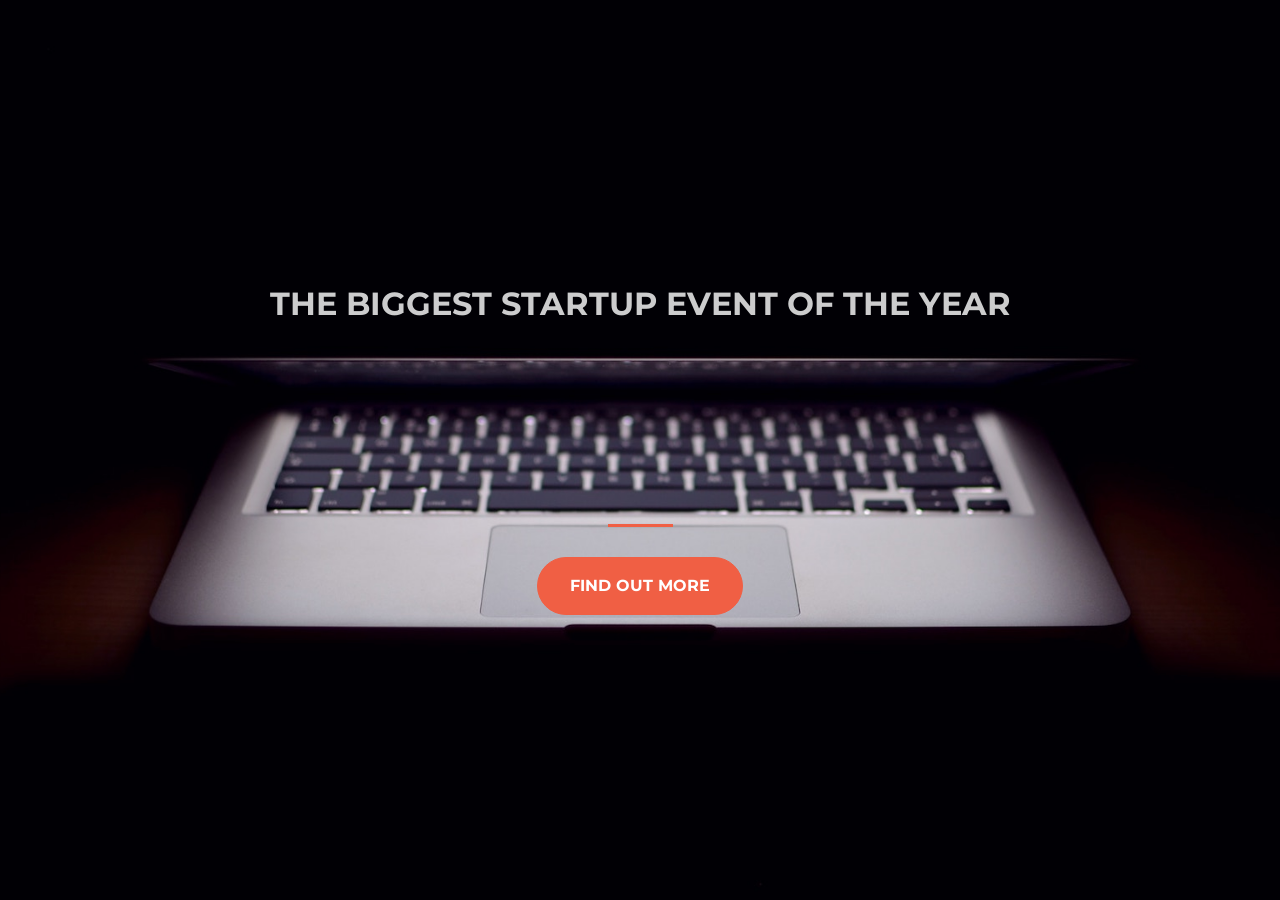
<file: index.html>
<!DOCTYPE html>
<html>
  <head>
    <title>Startup</title>

    <!-- Google Fonts -->
    <link href="https://fonts.googleapis.com/css?family=Montserrat" rel="stylesheet">

    <!-- Note that the below Bootstrap file is a specific version. If you grab the most
    current from Bootstrap website, you will see the button grow transition being a lot faster
    than in my video. Use whichever style sheet you like best! -->
    <!-- Bootstrap CSS from a CDN. This way you don't have to include the bootstrap file yourself -->
    <link rel="stylesheet" href="https://maxcdn.bootstrapcdn.com/bootstrap/4.0.0/css/bootstrap.min.css" integrity="sha384-Gn5384xqQ1aoWXA+058RXPxPg6fy4IWvTNh0E263XmFcJlSAwiGgFAW/dAiS6JXm" crossorigin="anonymous">

    <!-- My own stylesheet -->
    <link href="style.css" rel="stylesheet">
  </head>
  <body>
    <header class="startup text-center text-white d-flex">
      <div class="container my-auto">
        <div class="row">
          <div class="col-lg-12 my-auto">
            <h1 class="text-uppercase faded">
              <strong>the biggest startup event of the year</strong>
            </h1>
            <hr>
          </div>
          <div class="col-lg-12 my-auto">
            <button class="btn btn-primary btn-xl">Find Out More</button>
          </div>
        </div>
      </div>
    </header>

  </body>

</html>
</file>
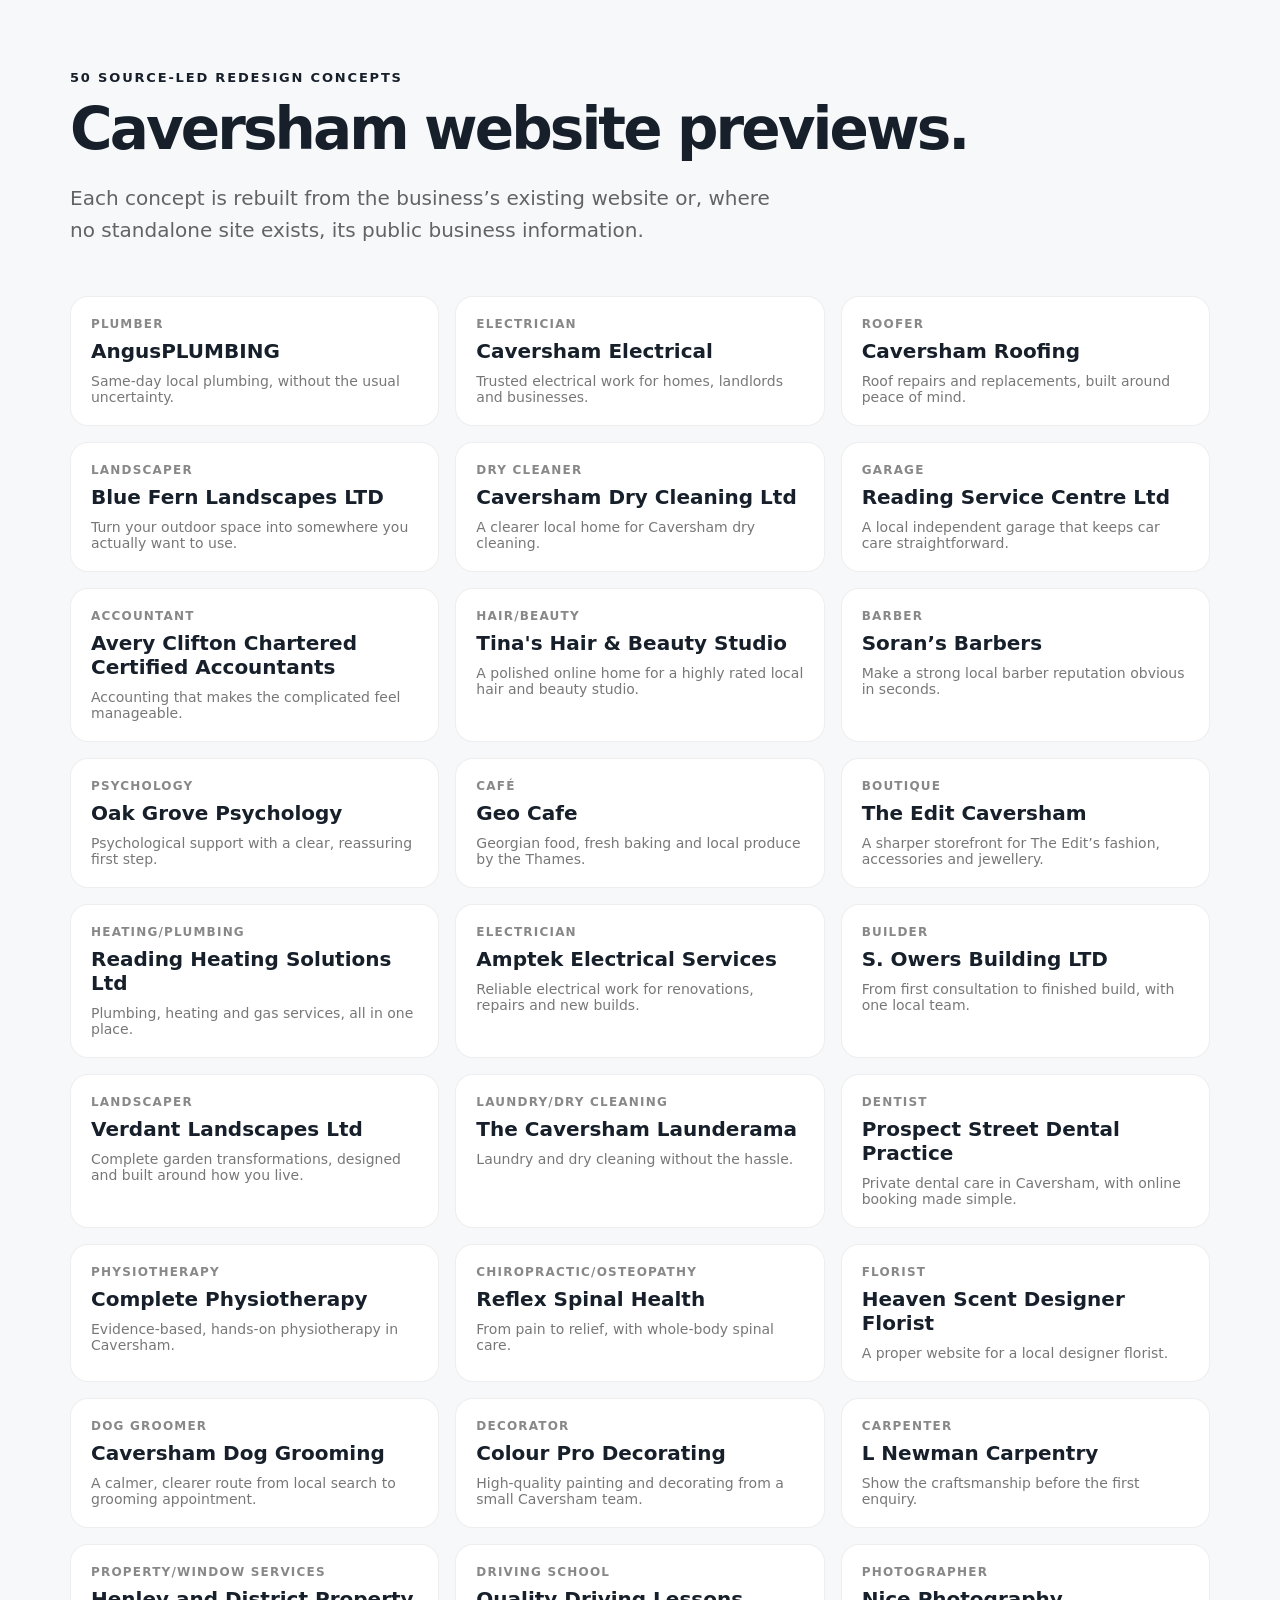
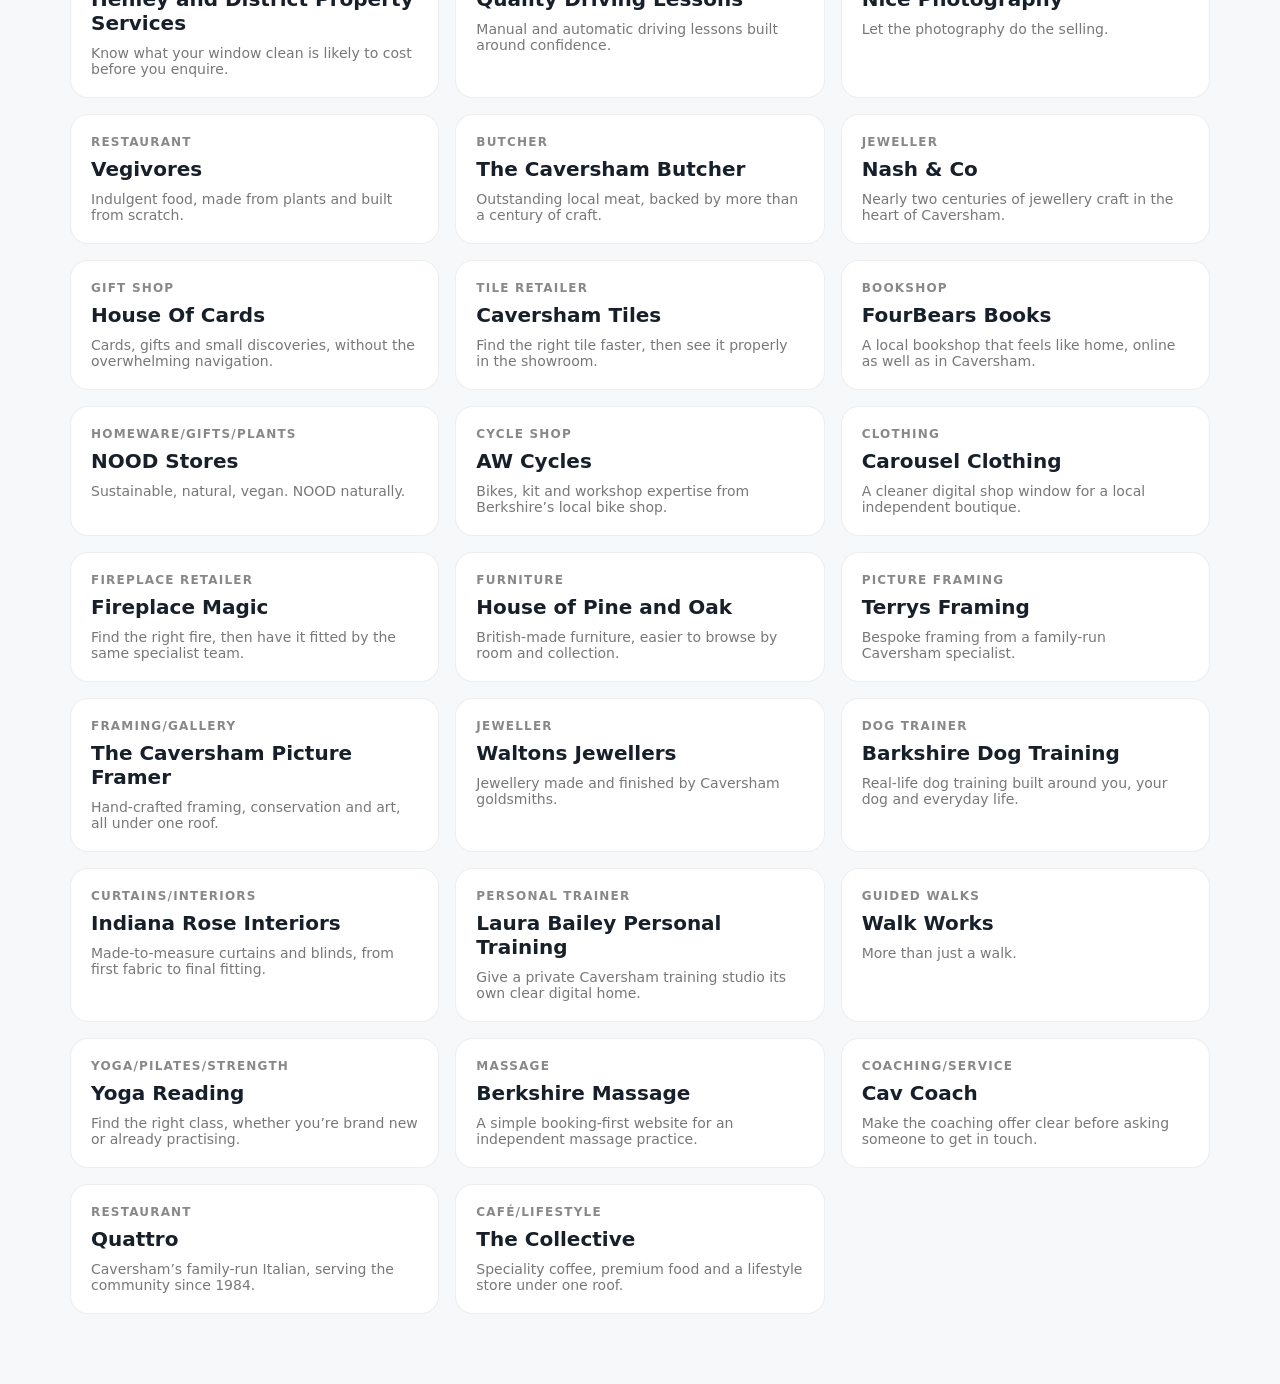
<file: caversham-previews/index.html>
<!doctype html>
<html lang="en"><head><meta charset="utf-8"><meta name="viewport" content="width=device-width,initial-scale=1"><meta name="robots" content="noindex,nofollow"><title>Caversham Business Website Previews</title><link rel="stylesheet" href="styles.css"><link rel="stylesheet" href="source.css"></head>
<body><div id="app"></div><script src="data1.js"></script><script src="data2.js"></script><script src="data3.js"></script><script src="data4.js"></script><script src="data5.js"></script><script src="app.js"></script></body></html>
</file>
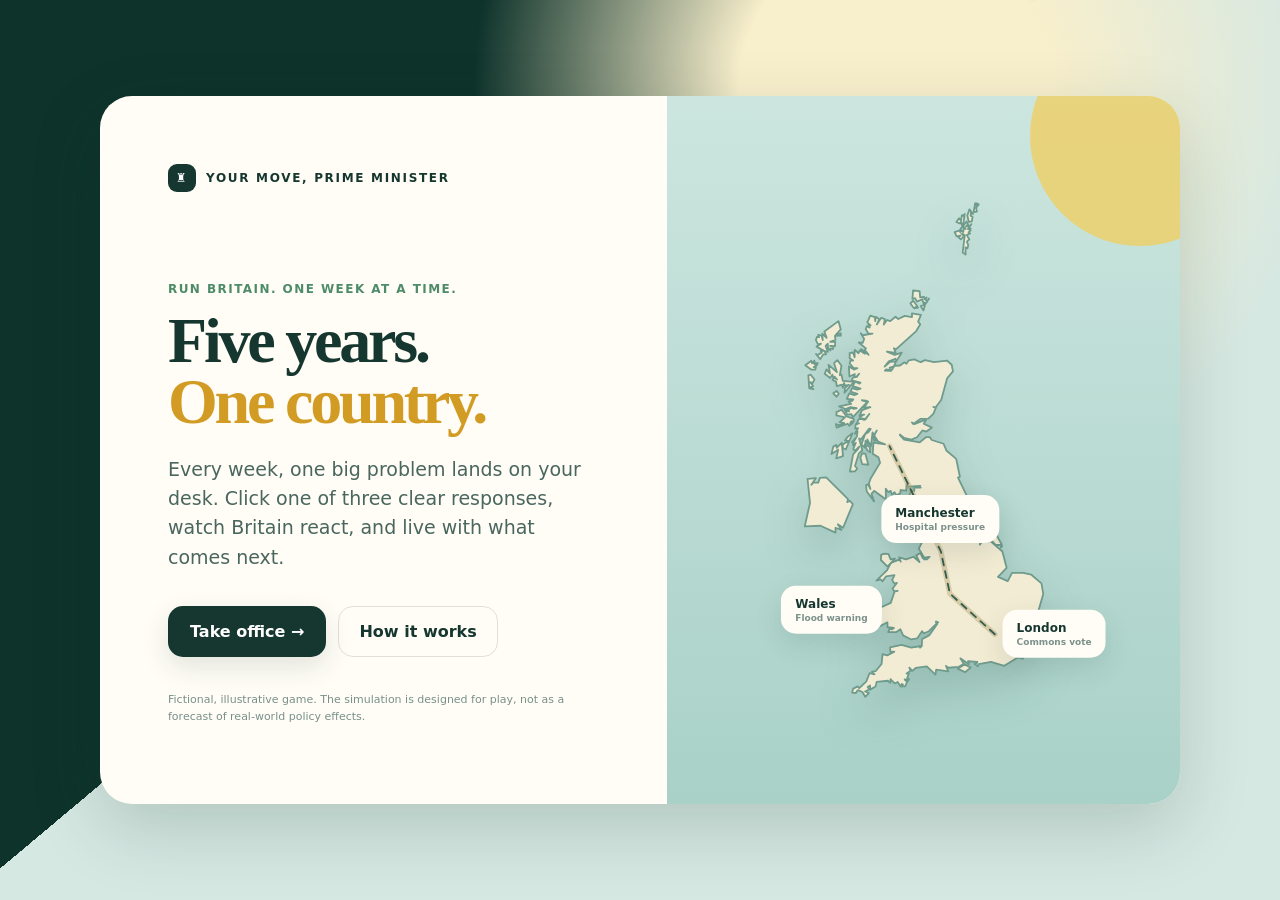
<file: your-move-prime-minister-v7/index.html>
<!doctype html>
<html lang="en">
<head>
<meta charset="utf-8" />
<meta name="viewport" content="width=device-width, initial-scale=1" />
<title>Your Move, Prime Minister</title>
<meta name="description" content="A simple, living simulation about running Britain." />
<link rel="stylesheet" href="style.css" />
</head>
<body>
<section class="start" id="start">
  <div class="start-card">
    <div class="start-copy">
      <div class="brand"><i>♜</i> YOUR MOVE, PRIME MINISTER</div>
      <div class="eyebrow">RUN BRITAIN. ONE WEEK AT A TIME.</div>
      <h1>Five years.<br><span>One country.</span></h1>
      <p>Every week, one big problem lands on your desk. Click one of three clear responses, watch Britain react, and live with what comes next.</p>
      <div class="start-actions"><button class="primary" id="startBtn">Take office →</button><button class="secondary" id="howBtn">How it works</button></div>
      <p class="tiny">Fictional, illustrative game. The simulation is designed for play, not as a forecast of real-world policy effects.</p>
    </div>
    <div class="start-map">
      <div class="sun"></div>
      <div class="preview-map">
        <svg viewBox="0 0 600 700" aria-label="Map of the United Kingdom"></svg>
        <div class="preview-pin pp1">Manchester<small>Hospital pressure</small></div>
        <div class="preview-pin pp2">London<small>Commons vote</small></div>
        <div class="preview-pin pp3">Wales<small>Flood warning</small></div>
      </div>
    </div>
  </div>
</section>

<main class="game hidden" id="game">
  <div class="topbar">
    <div class="logo"><i>♜</i> YOUR MOVE, PRIME MINISTER</div>
    <div class="week-pill"><b id="weekText">Week 1</b><span id="dateText">January, Year 1</span></div>
    <div class="stats">
      <div class="stat"><span>APPROVAL</span><b id="approval">56%</b><small id="approvalSub">steady</small></div>
      <div class="stat"><span>BUDGET</span><b id="budget">£22bn</b><small>room to act</small></div>
      <div class="stat"><span>COUNTRY</span><b id="countryScore">63</b><small id="countrySub">stable</small></div>
    </div>
  </div>

  <section class="world">
    <div class="map-wrap">
      <svg class="uk" viewBox="0 0 600 700" aria-label="Map of the United Kingdom"></svg>
      <div class="city good"><div class="dot"></div><label>Glasgow</label></div>
      <div class="city" id="cityManchester"><div class="dot"></div><label>Manchester</label></div>
      <div class="city" id="cityBirmingham"><div class="dot"></div><label>Birmingham</label></div>
      <div class="city" id="cityCardiff"><div class="dot"></div><label>Cardiff</label></div>
      <div class="city" id="cityLondon"><div class="dot"></div><label>London</label></div>
      <button class="issue-marker" id="marker" aria-label="Open this week's issue">!</button>
      <div class="map-help" id="mapHelp">This marker shows this week’s problem</div>
      <div class="panel-help" id="panelHelp">Click one of these 3 response options →</div>
    </div>
    <div class="legend"><span><i class="r"></i>needs attention</span><span><i class="a"></i>under pressure</span><span><i class="g"></i>improving</span></div>
    <div class="news"><i></i><div><b>WHAT BRITAIN IS TALKING ABOUT</b><span id="newsText">Hospital waiting pressure is building across the North West.</span></div></div>
  </section>

  <aside class="decision" id="decision"></aside>
  <div class="weekbar"><small id="weekSmall">1 / 12</small><div class="dots" id="weekDots"></div></div>
</main>

<div class="flash" id="flash"><div class="flash-card" id="flashText">Decision made</div></div>
<div class="review hidden" id="review"><div class="review-card"><small>FIRST 12 WEEKS</small><h2>Your government is taking shape.</h2><p>This is the story your decisions created.</p><div class="review-grid"><div><span>APPROVAL</span><b id="reviewApproval">0%</b></div><div><span>BUDGET LEFT</span><b id="reviewBudget">£0bn</b></div><div><span>COUNTRY</span><b id="reviewCountry">0</b></div></div><div class="story" id="reviewStory"></div><button class="primary" style="margin-top:20px" onclick="location.reload()">Play again</button></div></div>
<script src="app.js"></script>
<script src="uk-map.js"></script>
<script src="layout-fix.js?v=2"></script>
</body>
</html>
</file>
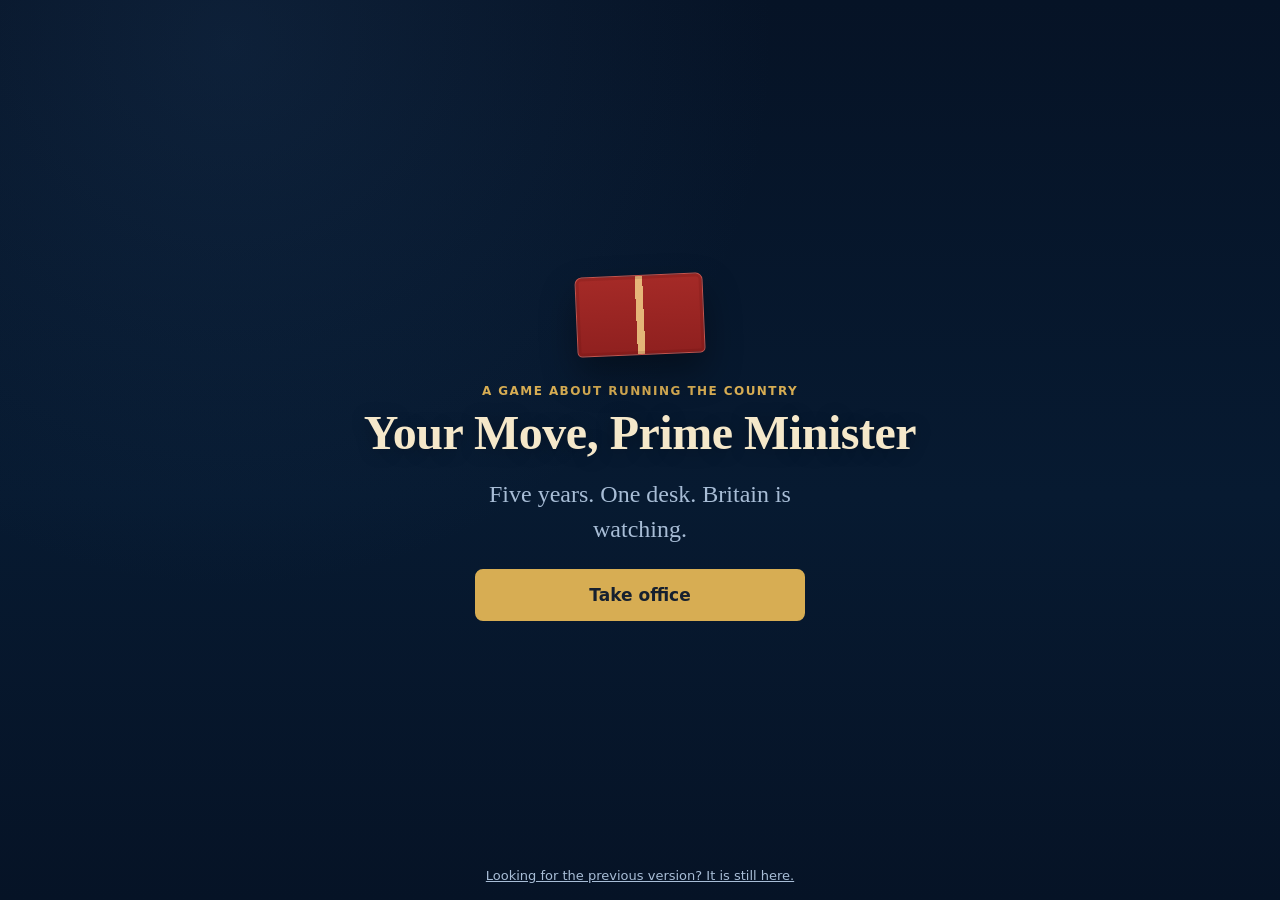
<file: your-move-prime-minister/index.html>
<!doctype html>
<html lang="en-GB">
<head>
<meta charset="utf-8">
<meta name="viewport" content="width=device-width, initial-scale=1, viewport-fit=cover">
<title>Your Move, Prime Minister</title>
<meta name="description" content="Run Britain for five years. One screen, every decision, and an election at the end.">
<meta name="theme-color" content="#061326">
<link rel="canonical" href="https://danieljohnsonxyz.github.io/your-move-prime-minister/">
<meta property="og:type" content="website">
<meta property="og:site_name" content="Your Move, Prime Minister">
<meta property="og:title" content="Your Move, Prime Minister">
<meta property="og:description" content="Run Britain for five years. One screen, every decision, and an election at the end.">
<meta property="og:url" content="https://danieljohnsonxyz.github.io/your-move-prime-minister/">
<meta property="og:image" content="https://danieljohnsonxyz.github.io/your-move-prime-minister/share.png">
<meta name="twitter:card" content="summary_large_image">
<meta name="twitter:title" content="Your Move, Prime Minister">
<meta name="twitter:description" content="Run Britain for five years. One screen, every decision, and an election at the end.">
<meta name="twitter:image" content="https://danieljohnsonxyz.github.io/your-move-prime-minister/share.png">
<link rel="icon" href="favicon.svg" type="image/svg+xml">
<link rel="apple-touch-icon" href="apple-touch-icon.png">
<link rel="manifest" href="manifest.webmanifest">
<link rel="stylesheet" href="styles.css">
<link rel="stylesheet" href="polish.css">
<link rel="stylesheet" href="polish-components.css">
<link rel="stylesheet" href="intro.css?v=20260915-2">
<link rel="stylesheet" href="map-polish.css?v=20260915-1">
<link rel="stylesheet" href="general-public.css?v=20260915-1">
<link rel="stylesheet" href="simcity.css?v=20260915-1">
<link rel="stylesheet" href="turn-polish.css?v=20260915-1">
</head>
<body data-phase="title" data-motion="full">

<a class="visually-hidden skip-link" href="#desk">Skip to your desk</a>
<div id="live" class="visually-hidden" aria-live="polite" aria-atomic="true"></div>

<!-- The title screen is the only thing that is not part of the persistent scene. -->
<section id="title" aria-labelledby="title-heading"></section>

<!-- The persistent scene: one screen for the whole term. -->
<header id="hud" hidden aria-label="The state of the government"></header>
<main id="app" hidden>
  <section id="map" aria-label="Britain"></section>
  <section id="dials" aria-label="How the country is doing"></section>
  <aside id="desk" aria-label="Your desk"></aside>
</main>
<div id="ticker" hidden aria-hidden="true"></div>
<div id="overlay" hidden></div>
<div id="coach" hidden></div>
<footer id="classic-link"><a href="classic/">Looking for the previous version? It is still here.</a></footer>

<script src="js/content.js"></script>
<script src="js/engine.js"></script>
<script src="js/dom.js"></script>
<script src="js/format.js?v=20260915-3"></script>
<script src="js/bus.js"></script>
<script src="js/hud.js?v=20260915-4"></script>
<script src="js/map.js?v=20260915-4"></script>
<script src="js/dials.js?v=20260915-3"></script>
<script src="js/desk.js?v=20260915-3"></script>
<script src="js/card.js?v=20260915-4"></script>
<script src="js/vote.js?v=20260915-4"></script>
<script src="js/run.js?v=20260915-4"></script>
<script src="js/onboarding.js?v=20260915-2"></script>
<script src="js/election.js"></script>
<script src="js/app.js"></script>
</body>
</html>
</file>
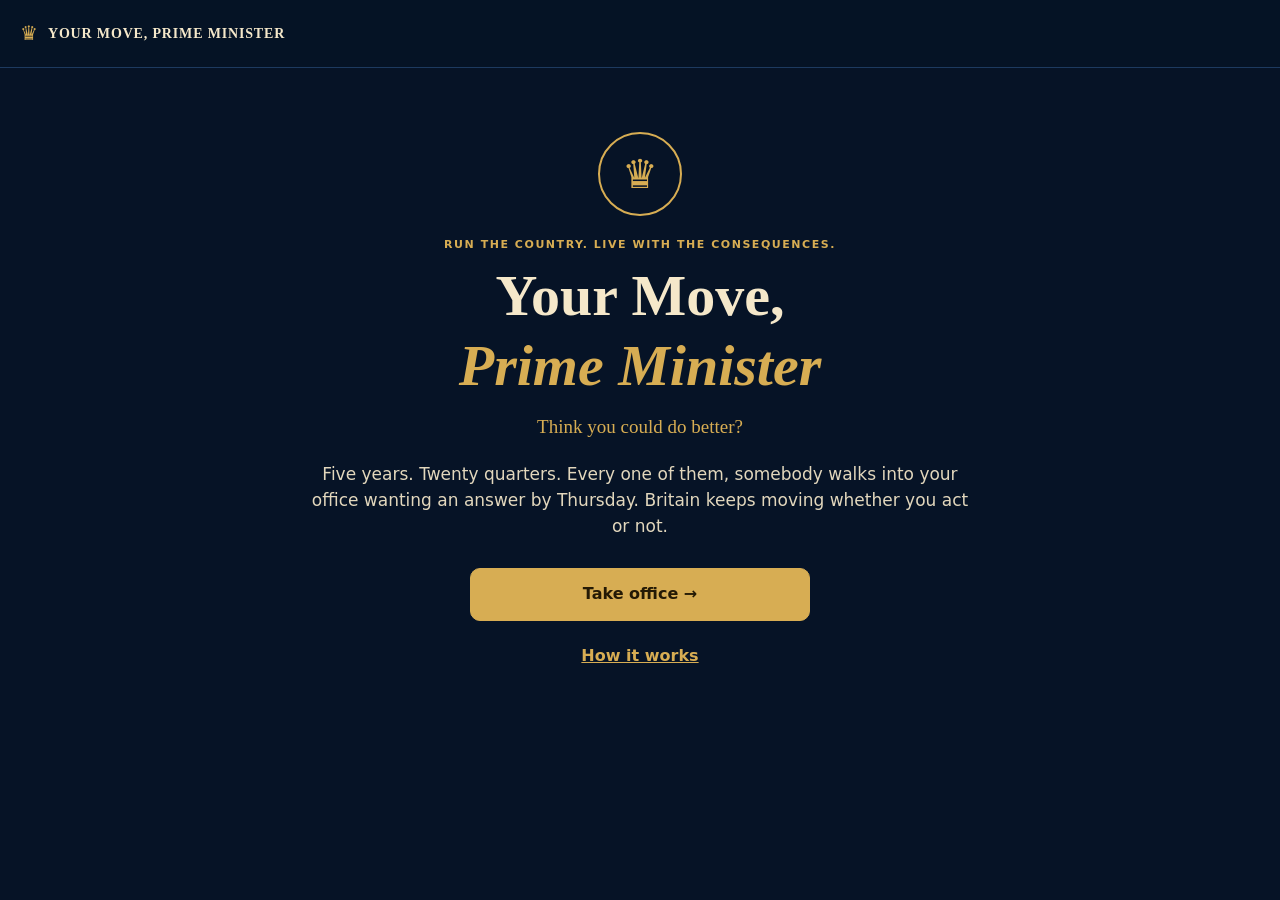
<file: your-move-prime-minister/classic/index.html>
<!doctype html>
<html lang="en">
<head>
  <meta charset="utf-8" />
  <meta name="viewport" content="width=device-width, initial-scale=1, viewport-fit=cover" />
  <meta name="theme-color" content="#061326" />
  <title>Your Move, Prime Minister</title>
  <meta name="description" content="Run the country for five years. Set your priorities, answer the crises that land on your desk, and live with the consequences. A playable simulation of British government." />
  <link rel="canonical" href="https://danieljohnsonxyz.github.io/your-move-prime-minister/classic/" />
  <meta name="robots" content="noindex" />

  <meta property="og:type" content="website" />
  <meta property="og:site_name" content="Your Move, Prime Minister" />
  <meta property="og:title" content="Your Move, Prime Minister" />
  <meta property="og:description" content="Run the country for five years. Think you could do better?" />
  <meta property="og:url" content="https://danieljohnsonxyz.github.io/your-move-prime-minister/classic/" />
  <meta property="og:image" content="https://danieljohnsonxyz.github.io/your-move-prime-minister/share.png" />
  <meta name="twitter:card" content="summary_large_image" />
  <meta name="twitter:title" content="Your Move, Prime Minister" />
  <meta name="twitter:description" content="Run the country for five years. Think you could do better?" />
  <meta name="twitter:image" content="https://danieljohnsonxyz.github.io/your-move-prime-minister/share.png" />

  <link rel="icon" href="favicon.svg" type="image/svg+xml" />
  <link rel="apple-touch-icon" href="apple-touch-icon.png" />
  <link rel="manifest" href="manifest.webmanifest" />
  <link rel="stylesheet" href="styles.css" />
</head>
<body>
  <a class="skip-link" href="#main">Skip to main content</a>

  <header class="topbar" id="topbar">
    <button class="wordmark" id="homeBtn" type="button">
      <span class="crest" aria-hidden="true">♛</span>
      <span class="wordmark-text">Your Move, Prime Minister</span>
    </button>

    <!-- Three numbers, not seventeen. Hidden until the term starts. -->
    <dl class="stats" id="stats" hidden>
      <div class="stat"><dt>Approval</dt><dd id="statApproval">52%</dd></div>
      <div class="stat"><dt>Money</dt><dd id="statMoney">£24bn</dd></div>
      <div class="stat"><dt>Your party</dt><dd id="statParty">73%</dd></div>
    </dl>
  </header>

  <!-- Navigation arrives a piece at a time, as each system becomes relevant. -->
  <nav class="tabs" id="tabs" aria-label="Sections" hidden>
    <button type="button" class="tab" data-view="briefing" aria-current="page">Agenda</button>
    <button type="button" class="tab" data-view="britain" hidden>Britain</button>
    <button type="button" class="tab" data-view="government" hidden>Government</button>
  </nav>

  <main id="main" class="main">
    <section id="view-title"        class="view" tabindex="-1"></section>
    <section id="view-manifesto"    class="view" tabindex="-1" hidden></section>
    <section id="view-briefing"     class="view" tabindex="-1" hidden></section>
    <section id="view-decision"     class="view" tabindex="-1" hidden></section>
    <section id="view-vote"         class="view" tabindex="-1" hidden></section>
    <section id="view-consequences" class="view" tabindex="-1" hidden></section>
    <section id="view-britain"      class="view" tabindex="-1" hidden></section>
    <section id="view-government"   class="view" tabindex="-1" hidden></section>
    <section id="view-end"          class="view" tabindex="-1" hidden></section>
  </main>

  <!-- Announcements for things that change without being clicked. -->
  <p class="visually-hidden" id="liveStatus" role="status" aria-live="polite"></p>

  <div class="dialog-layer" id="dialogLayer" hidden></div>

  <noscript>
    <div class="noscript">
      <h1>Your Move, Prime Minister</h1>
      <p>This game runs in your browser and needs JavaScript switched on. Nothing is uploaded anywhere — it all runs on your device, and your saved game stays in this browser.</p>
    </div>
  </noscript>

  <script src="js/content.js"></script>
  <script src="js/engine.js"></script>
  <script src="js/ui.js"></script>
</body>
</html>
</file>
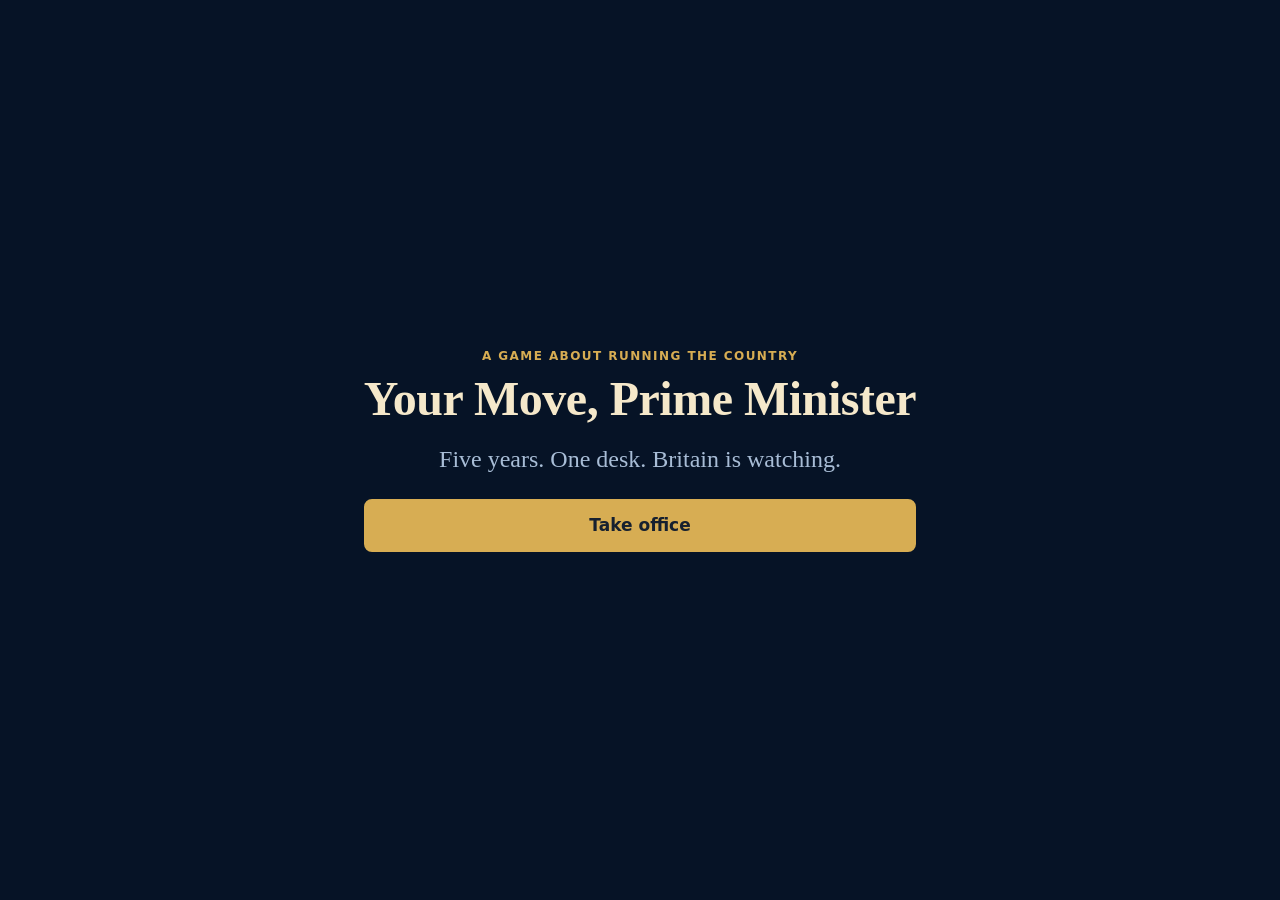
<file: your-move-prime-minister/next/index.html>
<!doctype html>
<html lang="en-GB">
<head>
<meta charset="utf-8">
<meta name="viewport" content="width=device-width, initial-scale=1, viewport-fit=cover">
<title>Your Move, Prime Minister</title>
<meta name="description" content="Run Britain for five years. One screen, every decision, and an election at the end.">
<meta name="theme-color" content="#061326">
<link rel="icon" href="favicon.svg" type="image/svg+xml">
<link rel="apple-touch-icon" href="apple-touch-icon.png">
<link rel="manifest" href="manifest.webmanifest">
<link rel="stylesheet" href="styles.css">
</head>
<body data-phase="title" data-motion="full">

<a class="visually-hidden skip-link" href="#desk">Skip to your desk</a>
<div id="live" class="visually-hidden" aria-live="polite" aria-atomic="true"></div>

<!-- The title screen is the only thing that is not part of the persistent scene. -->
<section id="title" aria-labelledby="title-heading"></section>

<!-- The persistent scene: one screen for the whole term. -->
<header id="hud" hidden aria-label="The state of the government"></header>
<main id="app" hidden>
  <section id="map" aria-label="Britain"></section>
  <section id="dials" aria-label="How the country is doing"></section>
  <aside id="desk" aria-label="Your desk"></aside>
</main>
<div id="ticker" hidden aria-hidden="true"></div>
<div id="overlay" hidden></div>
<div id="coach" hidden></div>

<script src="js/content.js"></script>
<script src="js/engine.js"></script>
<script src="js/dom.js"></script>
<script src="js/format.js"></script>
<script src="js/bus.js"></script>
<script src="js/hud.js"></script>
<script src="js/map.js"></script>
<script src="js/dials.js"></script>
<script src="js/desk.js"></script>
<script src="js/card.js"></script>
<script src="js/vote.js"></script>
<script src="js/run.js"></script>
<script src="js/onboarding.js"></script>
<script src="js/election.js"></script>
<script src="js/app.js"></script>
</body>
</html>
</file>
<file: style.css>
body,
html {
  width: 100%;
  height: 100%; 
}

body {
  font-family: 'Montserrat', sans-serif;
}

hr {
  max-width: 65px;
  border-width: 3px;
  border-color: #F05F44; 
}

.faded {
  color: rgba(255, 255, 255, 0.8); 
}

header.startup {
  background-position: center;
  background-image: url("header.jpg");
  background-size: cover;
  height: 100%;
}

header.startup hr {
  margin-top: 200px;
  margin-bottom: 30px; 
}

header.startup h1 {
  font-size: 2rem; 
}

.btn {
  font-weight: 700;
  text-transform: uppercase;
  border-radius: 300px;
  font-family: 'Montserrat', sans-serif;
}

.btn-xl {
  padding: 1rem 2rem; 
}

.btn-primary {
  background-color: #F05F44;
  border-color: #F05F44; }

.btn-primary:hover {
  background-color: #ee4b08;
  border-color: #ee4b08;
  border-width: 5px;
  cursor: pointer;
}
</file>
<file: caversham-previews/styles.css>
*{box-sizing:border-box}html{scroll-behavior:smooth}body{margin:0;font-family:Inter,ui-sans-serif,system-ui,-apple-system,BlinkMacSystemFont,"Segoe UI",sans-serif;color:var(--ink,#17202a);background:var(--paper,#f7f8fa)}a{color:inherit}.wrap{width:min(1140px,calc(100% - 36px));margin:auto}.concept{font-size:13px;padding:9px 0;background:#111;color:#fff}.concept .wrap{display:flex;justify-content:space-between;gap:16px;align-items:center}.concept a{opacity:.78}.nav{position:sticky;top:0;z-index:20;background:color-mix(in srgb,var(--paper) 92%,transparent);backdrop-filter:blur(12px);border-bottom:1px solid #00000010}.nav .wrap{height:74px;display:flex;align-items:center;justify-content:space-between;gap:24px}.brand{font-weight:800;font-size:20px}.navlinks{display:flex;gap:12px;align-items:center}.navlinks>a:not(.btn){text-decoration:none;font-size:14px}.btn{display:inline-flex;align-items:center;justify-content:center;border-radius:999px;padding:13px 20px;font-weight:750;text-decoration:none;border:1px solid transparent;cursor:pointer;font:inherit}.primary{background:var(--ink);color:#fff}.secondary{border-color:#0002;background:#fff7}.hero{padding:88px 0 68px;background:linear-gradient(135deg,var(--paper),var(--soft))}.hero-grid{display:grid;grid-template-columns:1.25fr .75fr;gap:56px;align-items:center}.eyebrow{font-size:13px;text-transform:uppercase;letter-spacing:.14em;font-weight:800;color:var(--accent);margin-bottom:16px}h1{font-size:clamp(44px,7vw,82px);line-height:.98;letter-spacing:-.05em;margin:0 0 24px;max-width:900px}.lead{font-size:20px;line-height:1.6;max-width:720px;color:#0009}.hero-actions{display:flex;gap:12px;flex-wrap:wrap;margin-top:30px}.hero-art{min-height:360px;border-radius:28px;background:var(--ink);color:#fff;display:flex;flex-direction:column;justify-content:flex-end;padding:28px;box-shadow:0 24px 60px #0002}.signal{font-size:44px;font-weight:850;letter-spacing:-.04em}.signal-label{opacity:.7;margin-top:6px}.proof{border-bottom:1px solid #0001;background:#fff}.proof .wrap{display:grid;grid-template-columns:repeat(4,1fr)}.proof div div{padding:22px 16px;border-right:1px solid #0001}.proof strong,.proof span{display:block}.proof span{font-size:13px;color:#0008;margin-top:4px}section{padding:86px 0}.section-head{max-width:760px;margin-bottom:34px}h2{font-size:clamp(32px,5vw,54px);line-height:1.05;letter-spacing:-.035em;margin:0 0 16px}.section-head p,.story p,.contact p{font-size:18px;line-height:1.65;color:#0009}.cards{display:grid;grid-template-columns:repeat(2,1fr);gap:16px}.card{background:#fff;border:1px solid #0001;border-radius:22px;padding:26px;display:flex;gap:18px;min-height:160px}.card-num{width:38px;height:38px;border-radius:50%;background:var(--soft);display:grid;place-items:center;font-weight:800;color:var(--accent);flex:0 0 auto}.card h3{margin:3px 0 10px;font-size:20px}.card p{margin:0;color:#0008;line-height:1.55}.story{background:var(--ink);color:#fff}.story-grid{display:grid;grid-template-columns:.8fr 1.2fr;gap:70px}.story .eyebrow{color:#fff9}.story p{color:#fffB}.quote{font-size:40px!important;line-height:1.1!important;font-weight:800;letter-spacing:-.03em;color:#fff!important;margin:0}.ticks{margin-top:28px;display:grid;gap:14px}.tick{display:flex;gap:12px;align-items:flex-start}.tick b{color:var(--accent)}.contact{background:var(--soft)}.contact-box{display:grid;grid-template-columns:1fr .9fr;gap:48px;align-items:start}.form{background:#fff;border-radius:24px;padding:22px;display:grid;gap:12px;box-shadow:0 20px 50px #0001}input,textarea{width:100%;border:1px solid #0002;border-radius:14px;padding:14px 15px;font:inherit;background:#fff}textarea{min-height:120px;resize:vertical}small{color:#0007}footer{padding:28px 0;background:#111;color:#fff8;font-size:13px}footer .wrap{display:flex;justify-content:space-between;gap:16px}.back{position:fixed;right:18px;bottom:18px;background:#fff;color:#111;border-radius:999px;padding:10px 14px;text-decoration:none;font-weight:700;box-shadow:0 8px 30px #0002;z-index:40}.gallery-head{padding:70px 0 30px}.gallery-head h1{font-size:58px}.grid{display:grid;grid-template-columns:repeat(3,1fr);gap:16px;padding-bottom:70px}.gcard{background:#fff;border:1px solid #0001;border-radius:18px;padding:20px;text-decoration:none;display:block;transition:.15s ease}.gcard:hover{transform:translateY(-2px);box-shadow:0 12px 30px #0001}.tag{font-size:12px;font-weight:800;text-transform:uppercase;letter-spacing:.1em;color:#0007}.gcard h3{margin:8px 0 10px;font-size:20px}.gcard p{margin:0;color:#0008;font-size:14px}@media(max-width:800px){.hero-grid,.story-grid,.contact-box{grid-template-columns:1fr}.proof .wrap{grid-template-columns:1fr 1fr}.cards,.grid{grid-template-columns:1fr}.navlinks>a:not(.btn){display:none}.hero{padding-top:56px}h1{font-size:48px}.hero-art{min-height:230px}}
</file>
<file: caversham-previews/source.css>
.source-note{margin-top:22px;font-size:13px;line-height:1.5;color:#0007;max-width:660px}.hero-mini{display:grid;gap:10px;margin-top:24px;font-size:14px;opacity:.88}.hero-mini span{display:block;border-top:1px solid #fff2;padding-top:10px}.contact-real{display:grid;gap:10px;margin-top:22px}.contact-real a,.contact-real span{font-size:15px;color:inherit}.contact-real .dot{display:none}.faux h3{font-size:28px;margin:0}.faux p{font-size:15px!important;margin:0 0 8px}.form-kicker{text-transform:uppercase;letter-spacing:.12em;font-size:11px;font-weight:800;color:var(--accent)}
</file>
<file: your-move-prime-minister-v7/style.css>
:root{
  --ink:#16372f;--ink2:#315d51;--sea:#cfe6e0;--sea2:#bddbd3;--land:#f3ecd4;--land2:#e7dcc0;
  --paper:#fffdf6;--cream:#f8f2df;--yellow:#f3cf57;--red:#d45b4e;--amber:#d69a3a;--green:#4d8b69;--line:rgba(22,55,47,.14);
  --shadow:0 24px 70px rgba(18,49,41,.18);--soft:0 10px 28px rgba(18,49,41,.12)
}
*{box-sizing:border-box}html,body{margin:0;min-height:100%;font-family:Inter,ui-sans-serif,system-ui,-apple-system,BlinkMacSystemFont,"Segoe UI",sans-serif;color:var(--ink);background:#d7e9e4}
button{font:inherit}.hidden{display:none!important}
.start{min-height:100vh;display:grid;place-items:center;padding:32px;background:radial-gradient(circle at 70% 10%,#f8efcc 0 13%,transparent 35%),linear-gradient(140deg,#0e332b 0 44%,#d6e8e2 44% 100%);position:relative;overflow:hidden}
.start-card{width:min(1080px,96vw);display:grid;grid-template-columns:1.05fr .95fr;background:var(--paper);border-radius:32px;box-shadow:var(--shadow);overflow:hidden;min-height:650px}
.start-copy{padding:68px}.brand{font-size:12px;font-weight:900;letter-spacing:.14em;display:flex;gap:10px;align-items:center}.brand i{display:grid;place-items:center;width:28px;height:28px;border-radius:9px;background:var(--ink);color:#fff;font-style:normal}
.eyebrow{margin-top:90px;font-size:12px;font-weight:900;letter-spacing:.12em;color:var(--green)}
.start h1{font-family:Georgia,serif;font-size:64px;line-height:.96;letter-spacing:-.05em;margin:14px 0 22px;max-width:550px}.start h1 span{color:#d19b24}
.start p{font-size:19px;line-height:1.55;color:#49665f;max-width:520px}.start-actions{display:flex;gap:12px;margin-top:34px;align-items:center}.primary{border:0;border-radius:15px;background:var(--ink);color:#fff;font-weight:850;padding:16px 22px;cursor:pointer;box-shadow:var(--soft)}.primary:hover{transform:translateY(-1px)}
.secondary{border:1px solid var(--line);background:transparent;color:var(--ink);font-weight:800;border-radius:15px;padding:15px 20px;cursor:pointer}.tiny{margin-top:35px;font-size:11px!important;color:#78908a!important;line-height:1.5!important}
.start-map{position:relative;background:linear-gradient(#cce6df,#a9d1c8);overflow:hidden;min-height:650px}.sun{position:absolute;width:220px;height:220px;border-radius:50%;background:#f2ce5b;right:-70px;top:-70px;opacity:.75}.preview-map{position:absolute;inset:65px 30px 55px 10px}.preview-map svg{width:100%;height:100%;filter:drop-shadow(0 20px 22px rgba(20,60,50,.17))}.preview-pin{position:absolute;background:var(--paper);padding:11px 14px;border-radius:15px;box-shadow:var(--soft);font-size:12px;font-weight:900}.preview-pin small{display:block;font-size:9px;color:#7b918b;margin-top:2px}.pp1{left:42%;top:35%}.pp2{left:56%;top:64%}.pp3{left:29%;top:54%}
.game{height:100vh;overflow:hidden;background:linear-gradient(#cae5de,#b9d9d0);position:relative}.topbar{position:absolute;z-index:20;left:22px;right:22px;top:18px;height:78px;display:flex;align-items:center;justify-content:space-between;pointer-events:none}.logo{display:flex;align-items:center;gap:10px;font-size:11px;font-weight:950;letter-spacing:.12em}.logo i{font-style:normal;display:grid;place-items:center;width:34px;height:34px;background:var(--ink);color:#fff;border-radius:11px}.week-pill{background:rgba(255,253,246,.92);backdrop-filter:blur(15px);border:1px solid rgba(255,255,255,.6);box-shadow:var(--soft);border-radius:18px;padding:10px 17px;text-align:center;pointer-events:auto}.week-pill b{font-size:15px}.week-pill span{display:block;font-size:10px;color:#6e8982;margin-top:2px}.stats{display:flex;gap:9px}.stat{min-width:108px;background:rgba(255,253,246,.92);backdrop-filter:blur(15px);border:1px solid rgba(255,255,255,.7);box-shadow:var(--soft);border-radius:17px;padding:10px 14px}.stat span{display:block;font-size:9px;font-weight:850;letter-spacing:.09em;color:#68827b}.stat b{display:block;margin-top:2px;font-size:20px}.stat small{font-size:9px;color:#82958f}
.world{position:absolute;inset:0;overflow:hidden}.world:before{content:"";position:absolute;inset:0;background:radial-gradient(circle at 40% 48%,rgba(255,255,255,.35),transparent 30%),linear-gradient(transparent 70%,rgba(22,55,47,.06));pointer-events:none}.map-wrap{position:absolute;left:3%;top:6%;bottom:0;width:68%;display:grid;place-items:center}.uk{width:min(64vw,760px);height:min(82vh,760px);overflow:visible;filter:drop-shadow(0 24px 28px rgba(32,76,65,.18))}.land{fill:var(--land);stroke:#6f9b8d;stroke-width:2}.region{fill:transparent;stroke:rgba(53,93,81,.14);stroke-width:1;transition:fill .45s}.route{fill:none;stroke:#aa9a71;stroke-width:5;stroke-linecap:round;opacity:.42}.rail{fill:none;stroke:var(--ink2);stroke-width:2;stroke-linecap:round;stroke-dasharray:8 7;opacity:.7}.project{fill:none;stroke:#d9a42a;stroke-width:5;stroke-linecap:round;stroke-dasharray:4 7;opacity:0;transition:opacity .5s}.project.live{opacity:1}.city{position:absolute;transform:translate(-50%,-50%);z-index:4;cursor:pointer;transition:.25s}.city .dot{width:11px;height:11px;background:var(--ink);border:3px solid var(--paper);box-shadow:0 2px 8px rgba(0,0,0,.18);border-radius:50%;margin:auto}.city label{display:block;background:rgba(255,253,246,.88);backdrop-filter:blur(10px);border-radius:9px;padding:4px 7px;margin-top:4px;font-size:9px;font-weight:850;box-shadow:0 3px 10px rgba(22,55,47,.09);white-space:nowrap}.city.hot .dot{background:var(--red);animation:pulse 1.8s infinite}.city.warn .dot{background:var(--amber)}.city.good .dot{background:var(--green)}@keyframes pulse{50%{box-shadow:0 0 0 10px rgba(212,91,78,0)}}
.issue-marker{position:absolute;z-index:7;transform:translate(-50%,-50%);width:50px;height:50px;border-radius:16px;background:var(--red);color:white;display:grid;place-items:center;font-size:21px;font-weight:950;border:4px solid rgba(255,255,255,.95);box-shadow:0 8px 20px rgba(132,53,44,.28);animation:bob 2.2s ease-in-out infinite;cursor:pointer} .issue-marker:after{content:"Click";position:absolute;top:-28px;background:#fffdf6;color:var(--ink);font-size:10px;font-weight:900;padding:4px 8px;border-radius:999px;box-shadow:0 6px 16px rgba(22,55,47,.12)} @keyframes bob{50%{transform:translate(-50%,-56%)}}
.map-help,.panel-help{position:absolute;z-index:9;background:rgba(255,253,246,.96);border:1px solid rgba(255,255,255,.8);box-shadow:var(--soft);border-radius:14px;padding:10px 12px;font-size:12px;font-weight:800;line-height:1.3;color:var(--ink)}
.map-help{left:18%;top:25%}.panel-help{right:430px;top:210px;max-width:230px}.choice strong{font-size:11px;color:var(--red)}.choice .choose{font-size:10px;font-weight:900;color:var(--red)}.choice.selected{border-color:#86aa9f;box-shadow:0 8px 20px rgba(22,55,47,.08)}.choice-header{padding:0 14px 6px;font-size:12px;font-weight:900;letter-spacing:.08em;color:#6a837c}.city.active{transform:translate(-50%,-50%) scale(1.05)}.city.active label{background:var(--paper)}.decision.guide{outline:3px solid rgba(243,207,87,.8);outline-offset:6px}@media (max-width:1100px){.panel-help{right:20px;top:auto;bottom:112px}}
.decision{position:absolute;z-index:15;right:24px;top:112px;bottom:90px;width:min(390px,33vw);background:rgba(255,253,246,.96);backdrop-filter:blur(18px);border-radius:26px;box-shadow:var(--shadow);border:1px solid rgba(255,255,255,.75);display:flex;flex-direction:column;overflow:hidden}.decision-head{padding:25px 25px 16px;border-bottom:1px solid var(--line)}.decision-kicker{font-size:10px;font-weight:900;letter-spacing:.11em;color:var(--red)}.decision h2{font-family:Georgia,serif;font-size:31px;line-height:1.04;margin:7px 0 9px;letter-spacing:-.035em}.decision-desc{font-size:14px;line-height:1.5;color:#58736c}.adviser{display:flex;gap:10px;align-items:center;margin-top:14px;background:#f3efdf;border-radius:13px;padding:10px 11px}.avatar{width:35px;height:35px;border-radius:12px;background:var(--ink);color:#fff;display:grid;place-items:center;font-size:11px;font-weight:900;flex:0 0 auto}.adviser div{font-size:11px;line-height:1.35;color:#526b65}.adviser b{display:block;font-size:10px;color:var(--ink);margin-bottom:1px}.choices{padding:14px;display:flex;flex-direction:column;gap:9px;overflow:auto}.choice{border:1px solid var(--line);background:#fffdfa;border-radius:16px;padding:14px;text-align:left;cursor:pointer;color:var(--ink);transition:.18s}.choice:hover{border-color:#86aa9f;transform:translateY(-1px);box-shadow:0 8px 20px rgba(22,55,47,.08)}.choice b{display:block;font-size:14px;margin-bottom:4px}.choice p{font-size:11px;line-height:1.4;color:#657e77;margin:0 0 9px}.choice-foot{display:flex;justify-content:space-between;gap:10px;align-items:center}.tag{font-size:9px;font-weight:850;border-radius:20px;padding:5px 8px;background:#edf1e7}.cost{font-size:10px;font-weight:900}.decision-done{padding:28px;display:grid;place-items:center;text-align:center;flex:1}.decision-done .check{width:58px;height:58px;border-radius:20px;background:#dcecdf;color:var(--green);display:grid;place-items:center;font-size:28px;font-weight:900}.decision-done h3{font-family:Georgia,serif;font-size:29px;margin:14px 0 6px}.decision-done p{font-size:13px;line-height:1.5;color:#667f78;max-width:290px}.next{margin-top:16px;width:100%}
.news{position:absolute;left:26px;bottom:26px;z-index:10;background:rgba(22,55,47,.92);color:white;border-radius:17px;padding:12px 15px;max-width:430px;box-shadow:var(--soft);display:flex;gap:10px;align-items:flex-start}.news i{width:8px;height:8px;border-radius:50%;background:#efc84f;margin-top:5px;flex:0 0 auto}.news div{font-size:11px;line-height:1.45}.news b{display:block;font-size:9px;letter-spacing:.1em;color:#efdc96;margin-bottom:2px}.legend{position:absolute;left:26px;top:115px;z-index:8;background:rgba(255,253,246,.84);backdrop-filter:blur(10px);border-radius:13px;padding:8px 10px;font-size:9px;font-weight:800;box-shadow:var(--soft)}.legend span{display:flex;align-items:center;gap:6px;margin:4px 0}.legend i{width:7px;height:7px;border-radius:50%}.legend .r{background:var(--red)}.legend .a{background:var(--amber)}.legend .g{background:var(--green)}
.weekbar{position:absolute;z-index:20;right:26px;bottom:25px;width:min(390px,33vw);height:50px;background:rgba(255,253,246,.93);backdrop-filter:blur(15px);box-shadow:var(--soft);border-radius:16px;display:flex;align-items:center;padding:0 14px;gap:9px}.weekbar .dots{display:flex;gap:5px;flex:1}.weekbar .dots i{height:5px;flex:1;border-radius:5px;background:#d9e0d9}.weekbar .dots i.done{background:var(--green)}.weekbar .dots i.now{background:var(--yellow)}.weekbar small{font-size:9px;font-weight:900;color:#617b74}
.flash{position:fixed;z-index:50;inset:0;display:grid;place-items:center;pointer-events:none}.flash-card{background:var(--ink);color:#fff;border-radius:20px;padding:22px 28px;box-shadow:var(--shadow);font-size:14px;font-weight:850;opacity:0;transform:translateY(10px);transition:.25s}.flash.show .flash-card{opacity:1;transform:none}
.review{position:fixed;z-index:60;inset:0;background:rgba(12,41,34,.76);backdrop-filter:blur(12px);display:grid;place-items:center;padding:25px}.review-card{width:min(660px,94vw);background:var(--paper);border-radius:28px;padding:40px;box-shadow:var(--shadow)}.review-card small{font-size:10px;font-weight:900;letter-spacing:.12em;color:var(--green)}.review-card h2{font-family:Georgia,serif;font-size:43px;line-height:1;margin:9px 0 11px}.review-card>p{color:#617b74;line-height:1.5}.review-grid{display:grid;grid-template-columns:repeat(3,1fr);gap:9px;margin:22px 0}.review-grid div{background:#f4efdf;border-radius:15px;padding:14px}.review-grid span{display:block;font-size:9px;color:#738982;font-weight:900;letter-spacing:.07em}.review-grid b{font-size:26px}.story{border-top:1px solid var(--line);padding-top:18px;font-size:13px;line-height:1.6;color:#4f6962}
@media(max-width:900px){.start-card{grid-template-columns:1fr}.start-map{display:none}.start-copy{padding:42px}.eyebrow{margin-top:55px}.start h1{font-size:50px}.decision{left:12px;right:12px;bottom:75px;top:auto;width:auto;max-height:55vh}.map-wrap{left:-14%;top:3%;width:110%;bottom:25%}.topbar{left:10px;right:10px}.logo{display:none}.stats{gap:5px}.stat{min-width:86px;padding:8px 10px}.stat b{font-size:17px}.legend{display:none}.news{left:12px;bottom:16px;max-width:55vw}.weekbar{right:12px;bottom:15px;width:40vw}.week-pill{margin-right:auto}}
</file>
<file: your-move-prime-minister/styles.css>
/* Your Move, Prime Minister — the control room.

   One persistent screen: the HUD across the top, Britain on the left, the
   dials beneath it, your desk on the right. Cards, votes and reports open
   as overlays on top of the map, so the country is never out of sight.

   Rules:
   - every interactive element has a visible focus style;
   - nothing smaller than 11px;
   - status is never carried by colour alone, so the palette is decoration;
   - text meets WCAG AA against the surface behind it;
   - anything that moves is switched off under [data-motion=reduced]. */

:root {
  --navy:        #061326;
  --navy-raised: #0e2440;
  --navy-line:   #1d3a5f;
  --navy-deep:   #040d1a;
  --cream:       #f8f1e2;
  --cream-line:  #e2d5b8;
  --gold:        #d7ad53;   /* 8.4:1 on navy */
  --gold-deep:   #886720;   /* 4.7:1 on cream — M6: darkened from #8a6d24, was 4.35:1 */
  --ink:         #16202f;
  --ink-muted:   #4a5568;   /* 7.0:1 on cream */
  --pale:        #f5e8ca;
  --pale-muted:  #a8bdd6;   /* 8.1:1 on navy */
  --good:        #2d764e;   /* 4.9:1 on cream — M6: darkened from #2f7d4f, was 4.48:1 */
  --good-on-navy:#7fd6a0;
  --bad:         #a32a2a;
  --bad-on-navy: #ff9b9b;
  --urgent:      #c0392b;
  --radius:      14px;
  --radius-sm:   8px;
  --shadow:      0 18px 40px rgba(0,0,0,.35);
  --hud-h:       64px;
  --ticker-h:    34px;
  --ease:        cubic-bezier(.2,.7,.2,1);
}

* { box-sizing: border-box; }
[hidden] { display: none !important; }

html, body {
  margin: 0;
  min-height: 100%;
  background: var(--navy);
  color: var(--pale);
  font-family: ui-sans-serif, system-ui, -apple-system, "Segoe UI", Roboto, Helvetica, Arial, sans-serif;
  font-size: 16px;
  line-height: 1.45;
  -webkit-text-size-adjust: 100%;
}
body { min-height: 100dvh; overflow-x: hidden; }

h1, h2, h3, .serif { font-family: Georgia, "Times New Roman", serif; line-height: 1.15; margin: 0 0 .35em; }
h1 { font-size: clamp(30px, 5vw, 48px); letter-spacing: -.01em; }
h2 { font-size: clamp(20px, 2.6vw, 26px); }
h3 { font-size: 17px; }
p { margin: 0 0 .7em; }
small, .small { font-size: 13px; }
.eyebrow { font-size: 12px; letter-spacing: .12em; text-transform: uppercase; color: var(--gold); margin: 0 0 .4em; font-weight: 700; }
.muted { color: var(--pale-muted); }
/* .muted defaults to the navy-surface colour; cream tiles outside an overlay
   (desk cards, dials) need the cream-surface one or the text nearly vanishes
   (pale-muted on cream is 1.7:1). */
.desk-card .muted, .dial .muted { color: var(--ink-muted); }

.visually-hidden {
  position: absolute !important; width: 1px; height: 1px; padding: 0; margin: -1px;
  overflow: hidden; clip: rect(0 0 0 0); white-space: nowrap; border: 0;
}
.skip-link:focus { position: fixed; left: 12px; top: 12px; width: auto; height: auto; margin: 0; padding: 10px 14px;
  background: var(--gold); color: var(--ink); clip: auto; z-index: 100; border-radius: var(--radius-sm); }

:focus-visible { outline: 3px solid var(--gold); outline-offset: 2px; }
/* Cream surfaces need the darker ring — --gold at 1.9:1 on cream is close to
   invisible. Everything under a cream overlay or a cream tile gets it. */
.overlay-panel:not(.dark) :focus-visible,
.dial:focus-visible,
.desk-card :focus-visible,
.map-chip:focus-visible {
  outline-color: var(--gold-deep);
}
button, [role=button] { cursor: pointer; }
button:disabled, button[aria-disabled=true] { cursor: not-allowed; opacity: .55; }

/* ------------------------------------------------------------- controls */
.btn {
  display: inline-flex; align-items: center; justify-content: center; gap: 8px;
  font: inherit; font-weight: 700; font-size: 15px; line-height: 1.2;
  padding: 12px 18px; min-height: 44px; border-radius: var(--radius-sm);
  border: 2px solid var(--gold); background: var(--gold); color: var(--ink);
  transition: transform .12s var(--ease), background .15s;
}
.btn:hover:not(:disabled) { background: #e5be66; }
.btn:active:not(:disabled) { transform: translateY(1px); }
.btn.secondary { background: transparent; color: var(--gold); }
.btn.secondary:hover:not(:disabled) { background: rgba(215,173,83,.12); }
.btn.ghost { background: transparent; border-color: transparent; color: var(--pale-muted); padding: 8px 10px; min-height: 36px; }
.btn.ghost:hover:not(:disabled) { color: var(--pale); background: rgba(255,255,255,.06); }
.btn.big { font-size: 17px; padding: 14px 22px; min-height: 52px; }
.btn.block { display: flex; width: 100%; }
.btn.danger { border-color: var(--bad-on-navy); background: transparent; color: var(--bad-on-navy); }

.chip {
  display: inline-flex; align-items: center; gap: 4px;
  font-size: 12px; font-weight: 700; line-height: 1; padding: 5px 8px; border-radius: 999px;
  border: 1px solid var(--navy-line); background: var(--navy-raised); color: var(--pale); white-space: nowrap;
}
.chip.up   { color: var(--good-on-navy); border-color: rgba(127,214,160,.5); }
.chip.down { color: var(--bad-on-navy);  border-color: rgba(255,155,155,.5); }
.chip.gold { color: var(--gold); border-color: rgba(215,173,83,.5); }
.chip.on-cream { background: var(--cream); color: var(--ink); border-color: var(--cream-line); }
.chip.on-cream.up { color: var(--good); }
.chip.on-cream.down { color: var(--bad); }

.icon { display: inline-block; line-height: 1; }

/* ---------------------------------------------------------------- layout */
#title { min-height: 100dvh; display: grid; place-items: center; padding: 24px; }
body:not([data-phase=title]) #title { display: none; }

#hud {
  position: sticky; top: 0; z-index: 20; min-height: var(--hud-h);
  background: var(--navy-deep); border-bottom: 1px solid var(--navy-line);
  padding: 8px 16px; display: flex; align-items: center; gap: 16px; flex-wrap: wrap;
}

#app {
  display: grid; gap: 14px; padding: 14px 16px calc(16px + env(safe-area-inset-bottom));
  grid-template-columns: minmax(0, 2fr) minmax(320px, 1fr);
  grid-template-areas: "map desk" "dials desk";
  max-width: 1400px; margin: 0 auto;
}
#map   { grid-area: map; }
#dials { grid-area: dials; }
#desk  { grid-area: desk; }

.panel {
  background: var(--navy-raised); border: 1px solid var(--navy-line); border-radius: var(--radius);
  padding: 14px 16px;
}
.panel-head { display: flex; align-items: baseline; justify-content: space-between; gap: 10px; margin-bottom: 8px; }
.panel-head h2 { margin: 0; font-size: 18px; }

#ticker {
  position: fixed; left: 0; right: 0; bottom: 0; height: var(--ticker-h); z-index: 30;
  background: var(--navy-deep); border-top: 1px solid var(--navy-line);
  color: var(--gold); font-weight: 700; font-size: 13px; letter-spacing: .04em; text-transform: uppercase;
  display: flex; align-items: center; gap: 12px; padding: 0 10px 0 16px; overflow: hidden; white-space: nowrap;
}
.ticker-week { flex: 0 0 auto; color: var(--pale-muted); font-variant-numeric: tabular-nums; }
.ticker-line { flex: 1 1 auto; min-width: 0; text-align: center; overflow: hidden; text-overflow: ellipsis; }
.ticker-skip { flex: 0 0 auto; text-transform: none; letter-spacing: normal; }

/* ------------------------------------------------------------- callouts */
.run-callout {
  position: fixed; z-index: 35; max-width: 220px; pointer-events: none;
  background: var(--cream); color: var(--ink); border: 1px solid var(--cream-line);
  border-radius: var(--radius-sm); box-shadow: var(--shadow); padding: 8px 10px; font-size: 13px;
  animation: overlay-in .18s var(--ease);
}
.run-callout-cause { margin: 0 0 2px; color: var(--ink-muted); }
.run-callout-effect { margin: 0 0 4px; font-weight: 700; }
.run-callout .change-chips { margin: 0; }

/* -------------------------------------------------------------- overlays */
#overlay { position: fixed; inset: 0; z-index: 40; }
.overlay-wrap { position: absolute; inset: 0; display: grid; place-items: center; padding: 16px; }
.overlay-backdrop { position: absolute; inset: 0; background: rgba(4,13,26,.72); backdrop-filter: blur(2px); }
.overlay-panel {
  position: relative; width: min(100%, 560px); max-height: calc(100dvh - 32px); overflow: auto;
  background: var(--cream); color: var(--ink); border-radius: var(--radius); box-shadow: var(--shadow);
  animation: overlay-in .22s var(--ease);
}
.overlay-panel.wide { width: min(100%, 760px); }
.overlay-panel.dark { background: var(--navy-raised); color: var(--pale); border: 1px solid var(--navy-line); }
.overlay-head { display: flex; align-items: flex-start; gap: 10px; padding: 18px 18px 6px; flex-wrap: wrap; }
.overlay-head .eyebrow { width: 100%; }
.overlay-title { flex: 1; margin: 0; }
.overlay-close { margin-left: auto; }
.overlay-panel:not(.dark) .overlay-close { color: var(--ink-muted); }
.overlay-body { padding: 6px 18px 18px; }
.overlay-panel:not(.dark) .eyebrow { color: var(--gold-deep); }
.overlay-panel:not(.dark) .muted { color: var(--ink-muted); }
@keyframes overlay-in { from { opacity: 0; transform: translateY(10px) scale(.985); } to { opacity: 1; transform: none; } }
body.has-overlay #app { filter: saturate(.85); }

/* ---------------------------------------------------------------- flash */
.flash {
  position: fixed; left: 50%; bottom: calc(var(--ticker-h) + 18px); transform: translate(-50%, 12px);
  background: var(--cream); color: var(--ink); font-weight: 700; padding: 10px 16px; border-radius: 999px;
  box-shadow: var(--shadow); opacity: 0; pointer-events: none; z-index: 50; transition: opacity .2s, transform .2s var(--ease);
  max-width: min(92vw, 520px); text-align: center;
}
.flash.show { opacity: 1; transform: translate(-50%, 0); }

/* ---------------------------------------------------------------- coach
   #coach itself never intercepts a click (pointer-events:none) — only the
   bubble does — so it can float near a target without ever blocking it. */
#coach { position: fixed; inset: 0; z-index: 55; pointer-events: none; }
.coach-bubble {
  position: fixed; max-width: min(84vw, 260px); background: var(--navy-raised); color: var(--pale);
  border: 1px solid var(--gold); border-radius: var(--radius-sm); padding: 10px 12px 8px;
  box-shadow: var(--shadow); pointer-events: auto;
}
.coach-text { margin: 0 0 8px; font-size: 13px; }
.coach-bubble .btn { min-height: 32px; padding: 6px 12px; font-size: 13px; }

/* -------------------------------------------------------------- motion */
@keyframes pulse { 0% { box-shadow: 0 0 0 0 rgba(215,173,83,.7); } 100% { box-shadow: 0 0 0 14px rgba(215,173,83,0); } }
.pulse { animation: pulse .7s var(--ease); }
/* Pulses are a ring, never a background: a cream tile must stay readable
   while it flashes. Map regions (SVG) get a stroke flash instead. */
@keyframes pulse-up { 0% { box-shadow: 0 0 0 0 rgba(127,214,160,.95); } 100% { box-shadow: 0 0 0 14px rgba(127,214,160,0); } }
@keyframes pulse-down { 0% { box-shadow: 0 0 0 0 rgba(255,120,120,.95); } 100% { box-shadow: 0 0 0 14px rgba(255,120,120,0); } }
.pulse-up { animation: pulse-up 1s var(--ease); }
.pulse-down { animation: pulse-down 1s var(--ease); }
@keyframes region-pulse-up { 0% { stroke: #7fd6a0; stroke-width: 5; } 100% { stroke: var(--navy-deep); stroke-width: 1.4; } }
@keyframes region-pulse-down { 0% { stroke: #ff7878; stroke-width: 5; } 100% { stroke: var(--navy-deep); stroke-width: 1.4; } }
.region.pulse-up .map-shape { animation: region-pulse-up 1s var(--ease); }
.region.pulse-down .map-shape { animation: region-pulse-down 1s var(--ease); }
.region.pulse-up, .region.pulse-down { animation: none; }

[data-motion=reduced] *, [data-motion=reduced] *::before, [data-motion=reduced] *::after {
  animation: none !important; transition: none !important;
}
@media (prefers-reduced-motion: reduce) {
  *, *::before, *::after { animation: none !important; transition: none !important; }
}

/* ============================================================ scene panels
   #map, #dials and #desk are the three permanent panels of the control
   room: navy-raised frames holding cream cards, so the pieces the player
   actually touches are always the lighter surface. */
#map, #dials, #desk { background: var(--navy-raised); border: 1px solid var(--navy-line); border-radius: var(--radius); padding: 16px; }
#desk { display: flex; flex-direction: column; }

/* ==================================================================== HUD */
.hud-when { min-width: 170px; }
.hud-turn { margin: 0; font-size: 17px; color: var(--pale); }
.hud-countdown { margin: 0; font-size: 12px; }
.hud-turn-short, .hud-countdown-short { display: none; }
.hud-stats { display: flex; gap: 16px; flex-wrap: wrap; }
.hud-stat { display: flex; flex-direction: column; gap: 1px; min-width: 62px; }
.hud-stat-label { font-size: 11px; text-transform: uppercase; letter-spacing: .06em; color: var(--pale-muted); white-space: nowrap; }
.hud-stat-label-short { display: none; }
.hud-stat-value { font-weight: 700; font-size: 16px; color: var(--gold); font-variant-numeric: tabular-nums; white-space: nowrap; }
.hud-spark { flex-shrink: 0; }
.hud-spark-line { stroke: var(--gold); stroke-width: 2; fill: none; }
.hud-spark-dot { fill: var(--gold); }
.hud-promises { display: flex; gap: 6px; flex-wrap: wrap; margin-left: auto; }
.promise-chip.up { color: var(--good-on-navy); border-color: rgba(127,214,160,.5); }
.promise-chip.down { color: var(--bad-on-navy); border-color: rgba(255,155,155,.5); }

/* =================================================================== map */
.panel-head h2 { color: var(--pale); }
#map .panel-head p, #dials .panel-head p { color: var(--pale-muted); margin: 0; }
.map-wrap { display: flex; justify-content: center; margin-top: 4px; }
.uk-map { width: 100%; max-width: 460px; height: auto; }
.region { cursor: pointer; }
.region .map-shape { stroke: var(--navy-deep); stroke-width: 1.4; transition: filter .15s, transform .15s var(--ease), fill .3s var(--ease); transform-origin: center; transform-box: fill-box; }
.region:hover .map-shape, .region:focus-visible .map-shape { filter: brightness(1.08); transform: scale(1.02); }
.region:focus-visible { outline: none; }
.region:focus-visible .map-shape { outline: 3px solid var(--gold); outline-offset: 1px; }
.map-leader { stroke: var(--pale-muted); stroke-width: 1; fill: none; }
.map-name { font: 700 8px Georgia, "Times New Roman", serif; fill: var(--navy-deep); pointer-events: none; }
.map-value { font: 700 7px ui-sans-serif, sans-serif; fill: var(--navy-deep); pointer-events: none; }
.map-signs { font-size: 8px; pointer-events: none; }
.map-name.outside, .map-value.outside { fill: var(--pale); }
.map-pin { fill: var(--navy-deep); stroke: var(--gold); stroke-width: 1; }
.map-pin.urgent { stroke: var(--urgent); }
.map-pin-icon { font-size: 7px; pointer-events: none; }
.map-legend { display: flex; gap: 10px; flex-wrap: wrap; list-style: none; margin: 10px 0 0; padding: 0; font-size: 12px; color: var(--pale-muted); }
.map-legend li { display: flex; align-items: center; gap: 4px; }
.swatch { width: 10px; height: 10px; border-radius: 3px; display: inline-block; }

/* region / dial overlay content, on the cream overlay surface */
.stat-list, .sign-list { list-style: none; margin: 0 0 12px; padding: 0; }
.stat-list li { display: flex; justify-content: space-between; padding: 6px 0; border-bottom: 1px solid var(--cream-line); }
.stat-list li.total { font-weight: 700; }
.sign-list li { display: flex; align-items: center; gap: 8px; padding: 5px 0; }
.sign-list.drivers li { justify-content: space-between; }
.region-story { font-size: 16px; }

/* ================================================================= dials */
.dial-grid { display: grid; grid-template-columns: repeat(auto-fit, minmax(150px, 1fr)); gap: 10px; margin-top: 12px; }
.dial {
  text-align: left; background: var(--cream); color: var(--ink); border: 1px solid var(--cream-line);
  border-radius: var(--radius-sm); padding: 12px; display: flex; flex-direction: column; gap: 6px;
  font: inherit; cursor: pointer; transition: transform .12s var(--ease); box-shadow: 0 2px 0 rgba(0,0,0,.15);
}
.dial:hover, .dial:focus-visible { transform: translateY(-2px); }
.dial-top { display: flex; align-items: center; gap: 6px; }
.dial-icon { font-size: 16px; }
.dial-name { font-weight: 700; flex: 1; }
.dial-trend { font-weight: 700; }
.dial-trend.up { color: var(--good); }
.dial-trend.down { color: var(--bad); }
.dial-trend.flat { color: var(--ink-muted); }
.dial-headline { margin: 0; font-size: 15px; font-weight: 700; font-family: Georgia, "Times New Roman", serif; }
.dial-bar { height: 8px; border-radius: 999px; background: var(--cream-line); overflow: hidden; }
.dial-bar-fill { display: block; height: 100%; border-radius: 999px; transition: width .3s var(--ease); }
.dial-status { text-transform: uppercase; letter-spacing: .04em; }
.dial-detail-headline { font-size: 22px; }

/* ================================================================== desk */
.desk-list { list-style: none; margin: 10px 0; padding: 0; display: flex; flex-direction: column; gap: 8px; }
.desk-card { background: var(--cream); color: var(--ink); border-radius: var(--radius-sm); border: 1px solid var(--cream-line); overflow: hidden; }
.desk-card.urgent { border-left: 4px solid var(--urgent); }
.desk-card.party-chair { border-left: 4px solid var(--gold); }
.desk-card.done { opacity: .62; padding: 10px 12px; display: flex; gap: 10px; align-items: flex-start; }
@keyframes glow { 0%, 100% { box-shadow: 0 0 0 0 rgba(215,173,83,.6); } 50% { box-shadow: 0 0 0 8px rgba(215,173,83,0); } }
.desk-card.glow, .btn.glow { animation: glow 1.8s var(--ease) infinite; }
.desk-card-btn {
  width: 100%; text-align: left; background: none; border: 0; padding: 12px; display: flex; gap: 10px;
  align-items: flex-start; font: inherit; color: inherit; border-radius: var(--radius-sm);
}
.desk-card-btn:hover:not(:disabled) { background: rgba(0,0,0,.04); }
.desk-card-icon { font-size: 20px; }
.desk-card-body { flex: 1; display: flex; flex-direction: column; gap: 3px; }
.desk-card-title { margin: 0; font-weight: 700; font-family: Georgia, "Times New Roman", serif; }
.coins { display: inline-flex; gap: 3px; }
.coin { color: var(--gold); font-size: 12px; }
.coin:not(.filled) { color: var(--navy-line); }
#desk > .desk-run, .desk-run { margin-top: auto; padding-top: 10px; }
.desk-disabled .desk-card-btn { opacity: .5; }

/* ================================================================== card */
.card-lede { font-size: 16px; }
.adviser { display: flex; gap: 10px; padding: 10px 0; border-top: 1px solid var(--cream-line); }
.adviser.second { border-top: none; padding-top: 0; }
.adviser .avatar { font-size: 20px; }
.adviser-name { margin: 0 0 2px; font-weight: 700; }
.adviser p:last-child { margin: 0; }
.explain-toggle { margin: 6px 0; }
.card-briefing { background: var(--pale); border-radius: var(--radius-sm); padding: 10px 14px; margin-bottom: 10px; }
.choices { display: flex; flex-direction: column; gap: 8px; }
.choice {
  text-align: left; background: var(--cream); border: 2px solid var(--cream-line); border-radius: var(--radius-sm);
  padding: 12px 14px; display: flex; flex-direction: column; gap: 6px; font: inherit; color: var(--ink); width: 100%;
}
.choice:hover:not(:disabled) { border-color: var(--gold-deep); }
.choice.unaffordable, .choice[aria-disabled=true] { opacity: .6; }
.choice.selected { border-color: var(--gold-deep); background: rgba(215,173,83,.16); }
.choice-title { font-weight: 700; font-family: Georgia, "Times New Roman", serif; font-size: 16px; }
.choice-sub { color: var(--ink-muted); font-size: 13px; }
.choice-chips { display: flex; flex-wrap: wrap; gap: 6px; }
.choices.compact .choice { padding: 10px 12px; }
.outcome-strip { display: flex; flex-direction: column; gap: 10px; }
.change-chips { display: flex; flex-wrap: wrap; gap: 6px; }

/* ================================================================== vote */
.vote-bar { position: relative; height: 14px; background: var(--cream-line); border-radius: 999px; overflow: visible; margin: 8px 0; }
.vote-bar-fill { display: block; height: 100%; border-radius: 999px; background: var(--gold-deep); }
.vote-bar-fill.up { background: var(--good); }
.vote-bar-fill.down { background: var(--bad); }
.vote-bar-need { position: absolute; top: -3px; bottom: -3px; width: 2px; background: var(--ink); }
.vote-likely { font-weight: 700; font-size: 15px; }
.vote-actions { display: flex; flex-direction: column; gap: 8px; margin-top: 10px; }

/* ============================================================= scorecard */
.paper { background: var(--pale); border-radius: var(--radius-sm); padding: 12px 14px; margin-bottom: 12px; }
.paper .eyebrow { margin-bottom: 2px; }
.score-block { margin-bottom: 14px; }
.matured-list { list-style: none; margin: 6px 0 0; padding: 0; display: flex; flex-direction: column; gap: 10px; }
.matured-list li { border-bottom: 1px solid var(--cream-line); padding-bottom: 8px; }
.coming { font-style: italic; color: var(--ink-muted); }

/* ============================================================== election */
.election-verdict { font-size: 20px; }
.promise-track { list-style: none; margin: 0; padding: 0; display: flex; flex-direction: column; gap: 6px; }
.promise-row { display: flex; align-items: center; gap: 8px; }
.promise-row span:nth-child(2) { flex: 1; }

.defining-list { display: flex; flex-direction: column; gap: 14px; margin-bottom: 6px; }
.defining-item { border-left: 3px solid var(--gold-deep); padding-left: 12px; }
.defining-item .eyebrow { margin-bottom: 2px; }
.defining-item h4 { margin: 0 0 4px; font-size: 16px; }
.defining-choice { font-weight: 700; }
.defining-delayed { color: var(--ink-muted); }

.readouts { list-style: none; margin: 0 0 14px; padding: 0; display: flex; flex-direction: column; gap: 0; }
.readout-row { display: flex; justify-content: space-between; align-items: center; gap: 10px; padding: 6px 0; border-bottom: 1px solid var(--cream-line); }
.readout-row b.up { color: var(--good); }
.readout-row b.down { color: var(--bad); }

.table-scroll { overflow-x: auto; margin-bottom: 12px; }
.seats-table { width: 100%; border-collapse: collapse; font-size: 14px; white-space: nowrap; }
.seats-table th { text-align: left; font-size: 11px; text-transform: uppercase; letter-spacing: .05em; color: var(--gold-deep); padding: 4px 10px 4px 0; }
.seats-table td { padding: 6px 10px 6px 0; border-top: 1px solid var(--cream-line); font-variant-numeric: tabular-nums; }

.verdict-actions { display: flex; flex-direction: column; gap: 10px; margin-top: 4px; }

/* -------------------------------------------------------- election night
   The results panel lives inside #desk (navy surface) for the whole of
   election night, both the live count and the instant boot-to-verdict
   path — see js/election.js. */
#map.election-dim .uk-map { opacity: .55; transition: opacity .4s var(--ease); }
.region.election-held .map-shape, .region.election-lost .map-shape { transition: fill .4s var(--ease); }

.seats-bar { position: relative; height: 20px; background: var(--navy-line); border-radius: 999px; overflow: visible; margin: 10px 0 22px; }
.seats-bar-fill { display: block; height: 100%; border-radius: 999px; background: var(--gold); transition: width .5s var(--ease); }
.seats-bar.majority .seats-bar-fill { background: var(--good-on-navy); }
.seats-bar-mark { position: absolute; top: -4px; bottom: -4px; width: 2px; background: var(--pale); }
.seats-bar-mark-label { position: absolute; top: 100%; margin-top: 4px; transform: translateX(-50%); font-size: 11px; color: var(--pale-muted); white-space: nowrap; }
.seats-total { margin: 0 0 8px; font-size: 22px; font-variant-numeric: tabular-nums; }

.results-rows { list-style: none; margin: 0; padding: 0; display: flex; flex-direction: column; gap: 4px; }
.results-row { padding: 8px 0; border-bottom: 1px solid var(--navy-line); }
.results-row-name { font-weight: 700; font-family: Georgia, "Times New Roman", serif; }
.results-row-chips { display: flex; flex-wrap: wrap; align-items: center; gap: 6px; margin-top: 3px; }
.results-row-seats { font-weight: 700; font-variant-numeric: tabular-nums; }
.results-row-reason { margin: 4px 0 0; }
#back-to-result { margin-top: 10px; }

/* ================================================================= title */
.title-card { max-width: 480px; text-align: center; }
.title-lede { font-size: 17px; color: var(--pale-muted); }
.title-actions { display: flex; flex-direction: column; gap: 10px; margin-top: 20px; }

/* -------------------------------------------------------------- mobile
   The phone is where most people will play: the desk (what the player
   acts on) has to be reachable one-handed without hunting for it below a
   tall HUD and a tall map, so it becomes a bottom sheet that is always at
   least peeking above the fold. Everything else compresses to leave it
   room. */
@media (max-width: 899px) {
  :root {
    --hud-h: 56px;
    --desk-peek: 38vh;
    --desk-expanded: 80vh;
  }
  #app { grid-template-columns: minmax(0, 1fr); grid-template-areas: "map" "dials"; padding: 10px 10px calc(var(--desk-peek) + var(--ticker-h) + 18px); gap: 10px; }
  /* A grid track's automatic minimum size is its content's min-content size
     unless told otherwise — without this, #dials's non-wrapping horizontal
     strip (or #map's toggle button) would blow the single column out past
     the viewport instead of scrolling inside itself. */
  #app > * { min-width: 0; }
  .overlay-wrap { padding: 0; align-items: end; }
  .overlay-panel {
    width: 100%; height: 100dvh; max-height: 100dvh; border-radius: 0;
    display: flex; flex-direction: column;
  }
  .overlay-head { flex: 0 0 auto; }
  .overlay-body { flex: 1 1 auto; min-height: 0; overflow-y: auto; -webkit-overflow-scrolling: touch;
    display: flex; flex-direction: column; }
  /* The one obvious "next step" button in an overlay (scorecard, verdict,
     vote, promise picker) rides along at the bottom of the scroll rather
     than getting lost above the fold. Overlays with several equal-weight
     choices (a card's .choices) are left to flow normally — scrolling to
     them is the "or scroll to reach it" the desk sheet also relies on. */
  .overlay-body > .btn.block:last-child,
  .overlay-body > .desk-run:last-child,
  .overlay-body > .verdict-actions:last-child,
  .overlay-body > .vote-actions:last-child {
    position: sticky; bottom: 0; margin-top: auto; padding-top: 10px; margin-bottom: -6px;
  }
  .overlay-panel:not(.dark) .overlay-body > .btn.block:last-child,
  .overlay-panel:not(.dark) .overlay-body > .desk-run:last-child,
  .overlay-panel:not(.dark) .overlay-body > .verdict-actions:last-child,
  .overlay-panel:not(.dark) .overlay-body > .vote-actions:last-child { background: var(--cream); }
  .overlay-panel.dark .overlay-body > .btn.block:last-child,
  .overlay-panel.dark .overlay-body > .desk-run:last-child,
  .overlay-panel.dark .overlay-body > .verdict-actions:last-child,
  .overlay-panel.dark .overlay-body > .vote-actions:last-child { background: var(--navy-raised); }

  /* ==================================================================
     HUD: one row, --hud-h tall, nothing wraps. Two-line date/countdown,
     four label-over-number pairs, three icon-only promise chips. The
     sparkline has no room and adds nothing at this size. */
  #hud { height: var(--hud-h); min-height: 0; padding: 4px 10px; gap: 6px; flex-wrap: nowrap; overflow: hidden; }
  .hud-when { min-width: 0; flex: 0 0 auto; display: flex; flex-direction: column; justify-content: center; gap: 0; }
  .hud-turn { font-size: 12px; line-height: 1.15; white-space: nowrap; }
  .hud-countdown { font-size: 9.5px; line-height: 1.15; white-space: nowrap; }
  .hud-turn-full, .hud-countdown-full { display: none; }
  .hud-turn-short, .hud-countdown-short { display: block; }
  .hud-stats { flex: 1 1 auto; gap: 7px; flex-wrap: nowrap; min-width: 0; justify-content: space-between; }
  .hud-stat { min-width: 0; gap: 0; }
  .hud-stat-label { font-size: 9.5px; letter-spacing: .02em; }
  .hud-stat-label-full { display: none; }
  .hud-stat-label-short { display: block; }
  .hud-stat-value { font-size: 15px; }
  .hud-spark { display: none; }
  .hud-promises { margin-left: 0; flex: 0 0 auto; gap: 4px; }
  .promise-chip { min-width: 30px; min-height: 30px; padding: 6px; justify-content: center; }
  .promise-chip .chip-text { display: none; white-space: nowrap; }
  .promise-chip.expanded { padding: 6px 9px; }
  .promise-chip.expanded .chip-text { display: inline; }

  /* ==================================================================
     Map: shorter, and collapsible to a scrollable row of chips. Both
     states are capped so it can never eat the screen. */
  /* A definite height, not just max-height: .map-wrap's flex:1 1 auto (and
     .uk-map's max-height:100%) both need a real number to resolve against,
     not an auto/indeterminate one. */
  #map { height: var(--desk-peek); max-height: var(--desk-peek); overflow: hidden; display: flex; flex-direction: column; }
  #map .panel-head p { display: none; }
  #map .panel-head h2 { position: absolute; width: 1px; height: 1px; padding: 0; margin: -1px;
    overflow: hidden; clip: rect(0 0 0 0); white-space: nowrap; border: 0; }
  .map-toggle { display: inline-flex; margin-left: auto; }
  .map-wrap { flex: 1 1 auto; min-height: 0; overflow: hidden; align-items: center; }
  .uk-map { max-height: 100%; width: auto; max-width: 100%; }
  .map-legend { display: none; }
  #map.map-collapsed .map-wrap { display: none; }
  #map:not(.map-collapsed) .map-chip-row { display: none; }
  .map-chip-row { display: flex; gap: 8px; overflow-x: auto; -webkit-overflow-scrolling: touch;
    padding: 6px 2px; scroll-snap-type: x proximity; }
  .map-chip {
    flex: 0 0 auto; display: inline-flex; align-items: center; gap: 6px; min-height: 44px;
    padding: 8px 14px; border-radius: 999px; background: var(--cream); color: var(--ink);
    border: 1px solid var(--cream-line); font-weight: 700; font-size: 13px; scroll-snap-align: start;
  }
  .map-chip-value { font-variant-numeric: tabular-nums; color: var(--ink-muted); }

  /* ==================================================================
     Dials: one scrollable row of compact tiles instead of a grid. */
  .dial-grid { display: flex; flex-wrap: nowrap; overflow-x: auto; -webkit-overflow-scrolling: touch;
    scroll-snap-type: x mandatory; gap: 10px; padding-bottom: 4px; margin-top: 12px; }
  .dial { flex: 0 0 132px; scroll-snap-align: start; }

  /* ==================================================================
     Desk: a bottom sheet, always above the ticker's spot. Hidden while a
     run is playing out — the ticker owns the bottom edge then. */
  #desk {
    position: fixed; left: 0; right: 0; bottom: 0; z-index: 25; padding: 0;
    height: var(--desk-peek); max-height: var(--desk-peek); border-radius: var(--radius) var(--radius) 0 0;
    display: flex; flex-direction: column; box-shadow: 0 -10px 26px rgba(0,0,0,.4);
    transition: height .22s var(--ease), max-height .22s var(--ease);
  }
  #desk.desk-expanded { height: var(--desk-expanded); max-height: var(--desk-expanded); }
  body[data-phase="running"] #desk { display: none; }
  .desk-handle {
    flex: 0 0 auto; display: flex; justify-content: center; align-items: center;
    width: 100%; min-height: 28px; padding: 8px 0 2px; border: 0; background: transparent;
  }
  .desk-handle-bar { width: 40px; height: 5px; border-radius: 999px; background: var(--navy-line); }
  #desk .panel-head { flex: 0 0 auto; padding: 0 16px 8px; margin: 0; }
  .panel-head-btn {
    font-family: Georgia, "Times New Roman", serif; font-size: 18px; font-weight: 700;
    background: none; border: 0; color: inherit; padding: 0; text-align: left;
  }
  .desk-scroll { flex: 1 1 auto; min-height: 0; overflow-y: auto; -webkit-overflow-scrolling: touch; padding: 0 16px; }
  #desk > .desk-run {
    flex: 0 0 auto; position: sticky; bottom: 0; margin: 0; background: var(--navy-raised);
    padding: 10px 16px calc(10px + env(safe-area-inset-bottom));
  }

  .seats-bar-mark-label { font-size: 10px; }
}

/* picker: the region chip is a tag, not a bar */
.choice .chip { align-self: flex-start; }
.title-card { text-align: center; max-width: 560px; }
.title-lede { font-family: Georgia, serif; font-size: clamp(18px, 2.4vw, 24px); color: var(--pale-muted); margin: 0 0 22px; }

/* the old build stays reachable from the title screen only */
#classic-link { display: none; position: fixed; left: 0; right: 0; bottom: calc(14px + env(safe-area-inset-bottom)); text-align: center; font-size: 13px; }
#classic-link a { color: var(--pale-muted); }
body[data-phase=title] #classic-link { display: block; }
</file>
<file: your-move-prime-minister/polish.css>
/* Phase 3A.1 — visual polish. Loaded after styles.css so this file only
   changes presentation, not the underlying layout model or game balance. */

:root {
  --paper: #fbf6ea;
  --paper-deep: #f0e4cb;
  --navy-glow: #173556;
  --desk-navy: #0a1b30;
  --red-box: #8f201f;
  --red-box-deep: #651414;
}

html, body {
  background:
    radial-gradient(circle at 18% 5%, rgba(40,78,120,.22), transparent 34rem),
    linear-gradient(180deg, #061326 0%, #071a31 55%, #061326 100%);
}

/* The control room should read as three layers: country, instruments, desk. */
#app {
  gap: 18px;
  grid-template-columns: minmax(0, 1.8fr) minmax(330px, .95fr);
  padding-top: 18px;
}

#map, #dials {
  background: transparent;
  border-color: transparent;
  box-shadow: none;
  padding: 8px 4px 10px;
}

#map .panel-head,
#dials .panel-head {
  padding: 0 8px;
  margin-bottom: 4px;
}

#map .panel-head h2,
#dials .panel-head h2 {
  font-size: 20px;
  letter-spacing: -.01em;
}

#desk {
  background: linear-gradient(180deg, var(--navy-raised), var(--desk-navy));
  border-color: rgba(215,173,83,.28);
  box-shadow: -18px 20px 44px rgba(0,0,0,.28), inset 0 1px 0 rgba(255,255,255,.025);
  padding: 16px;
}

#desk .panel-head {
  align-items: center;
  border-bottom: 1px solid rgba(168,189,214,.14);
  padding-bottom: 11px;
  margin-bottom: 4px;
}

.panel-head-btn {
  letter-spacing: -.01em;
}

/* HUD: trajectories should scan almost as quickly as the numbers. */
#hud {
  box-shadow: 0 10px 30px rgba(0,0,0,.14);
  border-bottom-color: rgba(215,173,83,.22);
}

.hud-stat {
  position: relative;
  padding-left: 12px;
}
.hud-stat::before {
  content: "";
  position: absolute;
  left: 0;
  top: 4px;
  bottom: 4px;
  width: 1px;
  background: rgba(168,189,214,.18);
}
.hud-stat-trend {
  margin-left: 5px;
  font-size: 12px;
  font-weight: 800;
  vertical-align: .05em;
}
.hud-stat-trend.up { color: var(--good-on-navy); }
.hud-stat-trend.down { color: var(--bad-on-navy); }
.hud-stat-trend.flat { color: var(--pale-muted); }

.promise-chip {
  min-height: 32px;
  background: rgba(255,255,255,.025);
  transition: transform .12s var(--ease), background .15s, border-color .15s;
}
.promise-chip:hover { transform: translateY(-1px); background: rgba(255,255,255,.055); }

/* Britain is the main display, not another card. */
.map-wrap {
  margin-top: 0;
  min-height: 280px;
}
.uk-map {
  max-width: 520px;
  filter: drop-shadow(0 18px 22px rgba(0,0,0,.16));
}
.region .map-shape {
  stroke-width: 1.7;
  filter: saturate(.92);
}
.region:hover .map-shape,
.region:focus-visible .map-shape {
  filter: brightness(1.08) saturate(1.05);
  transform: scale(1.025);
}
.map-name {
  font-size: 9.5px;
  letter-spacing: -.01em;
}
.map-value {
  font-size: 8.3px;
  font-variant-numeric: tabular-nums;
}
.map-signs { font-size: 8.6px; }
.map-pin {
  stroke-width: 1.5;
  filter: drop-shadow(0 1px 2px rgba(0,0,0,.35));
}
.map-legend {
  justify-content: center;
  opacity: .82;
}

/* Instrument strip: big number first, then trend, then the human reading. */
.dial-grid {
  grid-template-columns: repeat(3, minmax(0, 1fr));
  gap: 9px;
  margin-top: 8px;
}
.dial {
  min-height: 132px;
  background: linear-gradient(180deg, var(--paper), #f6eedf);
  border: 0;
  border-radius: 7px;
  padding: 11px 12px 10px;
  box-shadow: 0 5px 14px rgba(0,0,0,.18), inset 0 0 0 1px rgba(113,87,42,.15);
  gap: 5px;
}
.dial:hover, .dial:focus-visible {
  transform: translateY(-3px);
  box-shadow: 0 8px 18px rgba(0,0,0,.22), inset 0 0 0 1px rgba(136,103,32,.28);
}
.dial-top { min-height: 24px; }
.dial-icon-svg {
  width: 19px;
  height: 19px;
  flex: 0 0 19px;
  color: var(--gold-deep);
}
.dial-name {
  font-size: 13px;
  text-transform: uppercase;
  letter-spacing: .045em;
}
.dial-trend {
  font-size: 13px;
  font-variant-numeric: tabular-nums;
}
.dial-reading {
  display: flex;
  align-items: baseline;
  gap: 3px;
  min-height: 35px;
}
.dial-number {
  font-family: Georgia, "Times New Roman", serif;
  font-size: 31px;
  line-height: 1;
  font-weight: 700;
  letter-spacing: -.04em;
}
.dial-out-of {
  color: var(--ink-muted);
  font-size: 11px;
  margin-right: auto;
}
.dial-reading .dial-status {
  font-size: 10px;
  font-weight: 800;
}
.dial-headline {
  font-size: 14px;
  min-height: 32px;
  line-height: 1.18;
}
.dial-bar { height: 6px; }

/* Desk cards should feel like papers waiting for a signature. */
.desk-list { gap: 10px; }
.desk-card {
  border: 0;
  border-radius: 6px;
  background: linear-gradient(180deg, var(--paper), #f7efdf);
  box-shadow: 0 5px 12px rgba(0,0,0,.19), inset 0 0 0 1px rgba(108,82,37,.12);
  transition: transform .12s var(--ease), box-shadow .12s var(--ease);
}
.desk-card:not(.done):hover {
  transform: translateY(-1px);
  box-shadow: 0 8px 16px rgba(0,0,0,.22), inset 0 0 0 1px rgba(108,82,37,.16);
}
.desk-card.urgent {
  border-left: 5px solid var(--urgent);
  background: linear-gradient(90deg, rgba(163,42,42,.07), transparent 36%), linear-gradient(180deg, var(--paper), #f7efdf);
}
.desk-card.party-chair { border-left: 5px solid var(--gold); }
.desk-card-btn { padding: 13px 12px; }
.desk-card-title { font-size: 15px; line-height: 1.15; }
.desk-card .eyebrow { margin-bottom: 1px; }
.desk-attention {
  display: flex;
  align-items: center;
  gap: 7px;
  color: var(--pale-muted);
  font-size: 11px;
  font-weight: 800;
  text-transform: uppercase;
  letter-spacing: .06em;
}
.desk-attention .coins { padding: 5px 7px; border: 1px solid rgba(215,173,83,.28); border-radius: 999px; }
.desk-left-behind {
  padding: 9px 10px;
  margin: 0 0 10px;
  border: 1px solid rgba(255,155,155,.23);
  border-radius: 7px;
  background: rgba(163,42,42,.08);
}
.desk-left-behind .eyebrow { color: var(--bad-on-navy); font-size: 10px; }
.desk-left-behind .matured-list { gap: 5px; }
.desk-left-behind .matured-list li { border: 0; padding: 0; font-size: 12px; }
#run-btn {
  box-shadow: 0 8px 18px rgba(0,0,0,.24), inset 0 1px 0 rgba(255,255,255,.25);
  letter-spacing: .01em;
}
#run-btn:not(:disabled):hover { transform: translateY(-1px); }

/* Decision papers: compare choices, don't scroll through three stacked cards. */
.overlay-panel {
  width: min(100%, 680px);
  border-radius: 10px;
  background:
    linear-gradient(rgba(255,255,255,.28), rgba(255,255,255,0)),
    var(--paper);
}
.overlay-panel.wide { width: min(100%, 840px); }
.overlay-head {
  padding: 22px 24px 10px;
  border-bottom: 1px solid rgba(136,103,32,.14);
}
.overlay-title {
  font-size: clamp(24px, 3vw, 32px);
  letter-spacing: -.018em;
}
.overlay-body { padding: 16px 24px 24px; }
.card-lede {
  font-family: Georgia, "Times New Roman", serif;
  font-size: 18px;
  line-height: 1.35;
  max-width: 62ch;
}
.adviser-row {
  display: grid;
  grid-template-columns: repeat(2, minmax(0, 1fr));
  gap: 10px;
  margin: 12px 0 8px;
}
.adviser-row .adviser {
  border: 1px solid var(--cream-line);
  border-radius: 7px;
  background: rgba(240,228,203,.52);
  padding: 10px 11px;
}
.adviser-row .adviser.second { border: 1px solid var(--cream-line); padding-top: 10px; }
.adviser .avatar { font-size: 18px; }
.adviser-name { font-size: 12px; text-transform: uppercase; letter-spacing: .05em; color: var(--gold-deep); }
.explain-toggle {
  min-height: 36px;
  padding: 7px 10px;
  border-width: 1px;
  font-size: 13px;
  margin: 4px 0 12px;
}
.decision-choices {
  display: grid;
  grid-template-columns: repeat(auto-fit, minmax(180px, 1fr));
  gap: 10px;
}
.choice {
  border: 1px solid var(--cream-line);
  border-radius: 7px;
  padding: 13px;
  background: rgba(255,255,255,.27);
  transition: transform .12s var(--ease), border-color .12s, box-shadow .12s, background .12s;
}
.choice:hover:not(:disabled) {
  border-color: var(--gold-deep);
  background: rgba(255,255,255,.58);
  transform: translateY(-2px);
  box-shadow: 0 6px 14px rgba(40,31,14,.1);
}
.choice-title { font-size: 17px; }
.choice-sub { line-height: 1.35; }
.choice-chips { margin-top: auto; padding-top: 3px; }
.attention-chip {
  margin-left: auto;
  background: #16202f;
  border-color: #16202f;
  color: #f5e8ca;
}
.attention-chip .attention-dots { color: var(--gold); letter-spacing: 1px; }
.attention-label { font-size: 11px; text-transform: uppercase; letter-spacing: .04em; }

/* Scorecards should scan in the order: headline, causes, movement, promises. */
#scorecard .paper {
  border-left: 4px solid var(--gold-deep);
  border-radius: 5px;
  box-shadow: inset 0 0 0 1px rgba(136,103,32,.08);
}
#scorecard .score-block {
  padding: 10px 0;
  margin: 0;
  border-bottom: 1px solid var(--cream-line);
}
#scorecard .score-block:last-of-type { border-bottom: 0; }

/* Title: one strong object, otherwise keep the restraint. */
.title-card {
  position: relative;
  max-width: 620px;
  padding: 26px 28px 30px;
}
.title-card::before {
  content: "";
  display: block;
  width: 126px;
  height: 78px;
  margin: 0 auto 28px;
  border-radius: 7px 7px 5px 5px;
  background:
    linear-gradient(90deg, transparent 47%, rgba(242,207,135,.85) 47%, rgba(242,207,135,.85) 53%, transparent 53%),
    linear-gradient(180deg, #a52a27, var(--red-box));
  border: 1px solid #c4544d;
  box-shadow: 0 18px 35px rgba(0,0,0,.36), inset 0 0 0 3px rgba(70,7,7,.12);
  transform: rotate(-2.5deg);
}
.title-card h1 { text-shadow: 0 2px 18px rgba(0,0,0,.28); }
.title-lede { max-width: 26ch; margin-left: auto; margin-right: auto; }
.title-actions { max-width: 330px; margin-left: auto; margin-right: auto; }

@media (max-width: 899px) {
  :root {
    --desk-peek: 30vh;
    --desk-expanded: 80vh;
  }

  #app {
    gap: 8px;
    padding-top: 8px;
  }

  #hud {
    min-height: 62px;
    height: 62px;
    padding: 5px 9px;
    gap: 7px;
  }
  .hud-turn { font-size: 13px; }
  .hud-countdown { font-size: 11px; }
  .hud-stat-label { font-size: 10.5px; }
  .hud-stat-value { font-size: 16px; }
  .hud-stat { padding-left: 7px; }
  .hud-stat[data-stat="confidence"] { display: none; }
  .hud-promises { gap: 3px; }
  .promise-chip { min-width: 31px; min-height: 31px; }

  #map {
    height: 34vh;
    max-height: 34vh;
    padding: 5px 2px 6px;
  }
  .map-wrap { min-height: 0; }
  .map-name { font-size: 9px; }
  .map-value { font-size: 8px; }
  .map-chip { padding: 8px 11px; }
  .map-chip-value { max-width: 150px; overflow: hidden; text-overflow: ellipsis; white-space: nowrap; }

  #dials { padding: 2px 0 8px; }
  #dials .panel-head { padding: 0 8px; }
  .dial-grid { gap: 8px; padding: 0 8px 5px; }
  .dial { flex: 0 0 148px; min-height: 126px; padding: 10px 11px; }
  .dial-number { font-size: 28px; }
  .dial-headline { font-size: 13px; min-height: 31px; }

  #desk {
    background: linear-gradient(180deg, #102844, #091a2d);
    box-shadow: 0 -12px 30px rgba(0,0,0,.46);
  }
  #desk .panel-head { padding-bottom: 7px; }
  .desk-card-btn { padding: 11px; }
  .desk-left-behind { display: none; }
  #desk > .desk-run { padding-top: 8px; }

  .overlay-panel { width: 100%; }
  .overlay-head { padding: 18px 18px 8px; }
  .overlay-title { font-size: 25px; }
  .overlay-body { padding: 12px 18px 18px; }
  .adviser-row { grid-template-columns: 1fr; }
  .decision-choices { display: flex; flex-direction: column; }
  .choice { padding: 12px; }

  .title-card { padding: 18px 12px 26px; }
  .title-card::before { width: 104px; height: 64px; margin-bottom: 22px; }
}

@media (min-width: 1200px) {
  #app { grid-template-columns: minmax(0, 1.9fr) minmax(350px, .85fr); }
  .map-wrap { min-height: 320px; }
}
</file>
<file: your-move-prime-minister/polish-components.css>
/* Small component rules used by the Phase 3A.1 markup changes. */

.hud-stat-reading {
  display: flex;
  align-items: baseline;
  gap: 2px;
  white-space: nowrap;
}

.desk-card-cost {
  flex: 0 0 auto;
  min-width: 52px;
  display: flex;
  flex-direction: column;
  align-items: center;
  justify-content: center;
  align-self: stretch;
  margin: -2px -1px -2px 4px;
  padding-left: 9px;
  border-left: 1px solid rgba(136,103,32,.18);
  color: var(--ink-muted);
  text-transform: uppercase;
  letter-spacing: .04em;
}
.desk-card-cost-num {
  color: var(--gold-deep);
  font-family: Georgia, "Times New Roman", serif;
  font-size: 23px;
  font-weight: 700;
  line-height: 1;
}
.desk-card-cost-label {
  margin-top: 3px;
  font-size: 8.5px;
  font-weight: 800;
}

/* Keep status direction semantic: green means better, red means worse. */
.choice .chip.on-cream.up,
.change-chips .chip.up { color: var(--good); }
.choice .chip.on-cream.down,
.change-chips .chip.down { color: var(--bad); }

/* Avoid visual competition from event emoji on the desk. They remain useful
   identifiers, but behave like small stamps rather than hero artwork. */
.desk-card-icon {
  width: 27px;
  height: 27px;
  display: grid;
  place-items: center;
  flex: 0 0 27px;
  border-radius: 50%;
  background: rgba(136,103,32,.09);
  font-size: 15px;
  filter: saturate(.72);
}

@media (max-width: 899px) {
  .hud-stat-reading { gap: 1px; }
  .hud-stat-trend { font-size: 11px; margin-left: 2px; }
  .desk-card-cost { min-width: 47px; padding-left: 7px; }
  .desk-card-cost-num { font-size: 21px; }
  .desk-card-cost-label { font-size: 8px; }
}
</file>
<file: your-move-prime-minister/intro.css>
/* First-day briefing: one concise screen between Take office and the first crisis. */
.intro-overlay {
  width: min(100%, 760px);
}

.intro-overlay .overlay-head {
  padding-bottom: 14px;
}

.intro-briefing {
  display: flex;
  flex-direction: column;
  gap: 18px;
}

.intro-opening {
  margin: 0;
  max-width: 56ch;
  font-size: clamp(20px, 2.8vw, 26px);
  line-height: 1.28;
}

.intro-rules {
  display: grid;
  grid-template-columns: repeat(2, minmax(0, 1fr));
  gap: 10px;
}

.intro-rule {
  display: grid;
  grid-template-columns: auto 1fr;
  gap: 10px;
  padding: 13px 14px;
  background: rgba(240,228,203,.58);
  border: 1px solid var(--cream-line);
  border-radius: 8px;
}

.intro-rule-kicker {
  display: grid;
  place-items: center;
  width: 32px;
  height: 32px;
  border-radius: 999px;
  background: var(--navy-deep);
  color: var(--gold);
  font-size: 11px;
  font-weight: 800;
  letter-spacing: .06em;
}

.intro-rule h3 {
  margin: 1px 0 4px;
  font-size: 16px;
}

.intro-rule p {
  margin: 0;
  color: var(--ink-muted);
  font-size: 13px;
  line-height: 1.42;
}

.intro-redbox {
  position: relative;
  display: grid;
  grid-template-columns: 72px 1fr;
  gap: 14px;
  align-items: center;
  padding: 14px 16px;
  border-radius: 8px;
  color: var(--pale);
  background: linear-gradient(135deg, #8f201f, #651414);
  box-shadow: 0 10px 22px rgba(72,10,10,.2);
}

.intro-redbox .eyebrow {
  color: #f2cf87;
  margin-bottom: 4px;
}

.intro-redbox p:last-child {
  margin: 0;
  font-family: Georgia, "Times New Roman", serif;
  font-size: 16px;
  line-height: 1.35;
}

.intro-redbox-mark {
  display: block;
  width: 64px;
  height: 40px;
  border-radius: 4px;
  background:
    linear-gradient(90deg, transparent 46%, rgba(242,207,135,.9) 46%, rgba(242,207,135,.9) 54%, transparent 54%),
    #9f2926;
  border: 1px solid #c85a53;
  box-shadow: 0 8px 18px rgba(0,0,0,.24), inset 0 0 0 2px rgba(63,4,4,.14);
  transform: rotate(-3deg);
}

.intro-start {
  margin-top: 2px;
}

/* The second onboarding screen explains the actual loop, after the player has
   made one decision and chosen promises, but before the full control room. */
.cabinet-overlay {
  width: min(100%, 720px);
}

.cabinet-briefing {
  display: flex;
  flex-direction: column;
  gap: 18px;
}

.cabinet-opening {
  margin: 0;
  max-width: 52ch;
  font-size: clamp(20px, 2.6vw, 25px);
  line-height: 1.28;
}

.cabinet-loop {
  display: grid;
  gap: 9px;
}

.cabinet-step {
  display: grid;
  grid-template-columns: 40px 1fr;
  gap: 12px;
  align-items: start;
  padding: 13px 14px;
  border: 1px solid var(--cream-line);
  border-radius: 8px;
  background: rgba(240,228,203,.52);
}

.cabinet-step-number {
  display: grid;
  place-items: center;
  width: 38px;
  height: 38px;
  border-radius: 7px;
  background: var(--navy-deep);
  color: var(--gold);
  font: 700 20px Georgia, "Times New Roman", serif;
}

.cabinet-step h3 {
  margin: 1px 0 4px;
  font-size: 17px;
}

.cabinet-step p {
  margin: 0;
  color: var(--ink-muted);
  font-size: 13px;
  line-height: 1.45;
}

.cabinet-goal {
  padding: 14px 16px;
  border-left: 4px solid var(--gold-deep);
  border-radius: 6px;
  background: var(--pale);
}

.cabinet-goal .eyebrow {
  margin-bottom: 4px;
}

.cabinet-goal p:last-child {
  margin: 0;
  font-family: Georgia, "Times New Roman", serif;
  font-size: 17px;
  line-height: 1.35;
}

.cabinet-note {
  margin: -4px 0 0;
}

/* Coach marks should visually point to the control they describe. */
.coach-target {
  position: relative;
  z-index: 31;
  outline: 3px solid var(--gold) !important;
  outline-offset: 4px;
  box-shadow: 0 0 0 7px rgba(215,173,83,.12), 0 0 28px rgba(215,173,83,.28) !important;
}

@media (max-width: 640px) {
  .intro-overlay .overlay-title,
  .cabinet-overlay .overlay-title {
    font-size: 25px;
  }

  .intro-opening,
  .cabinet-opening {
    font-size: 20px;
  }

  .intro-rules {
    grid-template-columns: 1fr;
    gap: 8px;
  }

  .intro-rule {
    padding: 10px 11px;
  }

  .intro-redbox {
    grid-template-columns: 54px 1fr;
    gap: 10px;
    padding: 12px;
  }

  .intro-redbox-mark {
    width: 50px;
    height: 33px;
  }

  .cabinet-step {
    grid-template-columns: 34px 1fr;
    padding: 11px;
  }

  .cabinet-step-number {
    width: 32px;
    height: 32px;
    font-size: 17px;
  }
}
</file>
<file: your-move-prime-minister/map-polish.css>
/* Map polish: keep Britain readable without letting it dominate the control room. */

/* London is a tiny polygon with an outside label. Anchor the label at its
   existing x-position but draw the text inward, so no viewport can clip it. */
.region[data-region="London"] .map-name,
.region[data-region="London"] .map-value {
  text-anchor: end;
  transform: none;
}

@media (min-width: 900px) {
  #map {
    padding-top: 4px;
  }

  #map .panel-head {
    align-items: center;
    margin-bottom: 2px;
  }

  #map .panel-head p {
    max-width: 32rem;
  }

  .map-wrap {
    min-height: 0;
    height: min(47vh, 455px);
    max-height: 455px;
    margin: 2px 0 0;
    overflow: visible;
    align-items: center;
    justify-content: center;
    padding: 0 36px 0 18px;
  }

  .uk-map {
    width: auto;
    height: 100%;
    max-width: min(460px, calc(100% - 24px));
    overflow: visible;
    filter: drop-shadow(0 12px 16px rgba(0,0,0,.13));
  }

  .map-name {
    font-size: 8.7px;
    letter-spacing: 0;
  }

  .map-value {
    font-size: 7.6px;
  }

  .map-signs {
    display: none;
  }

  .region .map-shape {
    stroke-width: 1.45;
  }

  .region:hover .map-shape,
  .region:focus-visible .map-shape {
    transform: scale(1.015);
  }

  .map-pin {
    stroke-width: 1.25;
    opacity: .95;
  }

  .map-pin-icon {
    display: none;
  }

  /* The map already carries the regional numbers on desktop. The duplicate
     chip row was reading like unstyled browser controls and added noise. */
  #map > .map-chip-row {
    display: none;
  }

  .map-legend {
    justify-content: center;
    gap: 12px;
    margin: 4px 0 0;
    font-size: 11px;
    opacity: .62;
  }

  .map-legend .swatch {
    width: 8px;
    height: 8px;
  }
}

@media (max-width: 899px) {
  /* Keep the compact chip strip because it replaces the map when collapsed. */
  #map > .map-chip-row {
    display: flex;
  }

  .map-chip {
    gap: 7px;
    padding: 8px 12px;
    border: 1px solid rgba(136,103,32,.18);
    box-shadow: 0 2px 8px rgba(0,0,0,.12);
  }

  .map-chip-name {
    font-family: Georgia, "Times New Roman", serif;
    font-size: 13px;
  }

  .map-chip-value {
    font-size: 12px;
  }
}
</file>
<file: your-move-prime-minister/general-public.css>
/* General-public UX pass.
   The goal is not to make the simulation shallower. It is to make the next
   action obvious, keep secondary information quiet, and let detail expand on
   demand. */

/* ---------------------------------------------------------- next move */
.desk-guide {
  margin: 0 0 12px;
  padding: 12px 13px 11px;
  border: 1px solid rgba(215,173,83,.34);
  border-left: 4px solid var(--gold);
  border-radius: 9px;
  background: linear-gradient(135deg, rgba(215,173,83,.12), rgba(255,255,255,.025));
}

.desk-guide .eyebrow {
  margin-bottom: 3px;
  font-size: 10px;
}

.desk-guide-title {
  margin: 0 0 3px;
  color: var(--pale);
  font-family: Georgia, "Times New Roman", serif;
  font-size: 17px;
  font-weight: 700;
  line-height: 1.2;
}

.desk-guide-text {
  margin: 0;
  color: var(--pale-muted);
  font-size: 13px;
  line-height: 1.42;
}

.desk-guide-meta {
  display: flex;
  flex-wrap: wrap;
  gap: 6px;
  margin-top: 9px;
}

.desk-guide-chip {
  display: inline-flex;
  align-items: center;
  min-height: 25px;
  padding: 4px 8px;
  border: 1px solid rgba(168,189,214,.2);
  border-radius: 999px;
  background: rgba(4,13,26,.28);
  color: var(--pale-muted);
  font-size: 10.5px;
  font-weight: 700;
  line-height: 1.1;
}

/* ---------------------------------------------------- obvious desk action */
.desk-card-open {
  margin-top: 6px;
  color: var(--gold-deep);
  font-size: 9px;
  font-weight: 900;
  letter-spacing: .06em;
  white-space: nowrap;
}

.desk-card-btn:hover .desk-card-open,
.desk-card-btn:focus-visible .desk-card-open {
  text-decoration: underline;
  text-underline-offset: 2px;
}

/* ----------------------------------------------- progressive disclosure */
#dials:not(.dials-expanded) .dial-secondary {
  display: none;
}

.dial-panel-head {
  align-items: flex-start;
}

.dial-panel-copy {
  min-width: 0;
}

.dial-panel-copy h2 {
  margin-bottom: 2px;
}

.dial-panel-copy p {
  margin: 0;
}

.dials-toggle {
  flex: 0 0 auto;
  margin-top: -5px;
  font-size: 12px;
}

/* During the first real turn, keep the country visible but quieter. The desk
   is the place to act. As soon as the player makes a decision, the rest of the
   control room returns to full strength. */
body.beginner-focus #map,
body.beginner-focus #dials {
  opacity: .66;
  filter: saturate(.72);
  transform: scale(.992);
  transform-origin: top center;
  transition: opacity .22s ease, filter .22s ease, transform .22s ease;
}

body.beginner-focus #desk {
  box-shadow: 0 0 0 2px rgba(215,173,83,.34), 0 16px 38px rgba(0,0,0,.24);
}

/* ---------------------------------------------------------- friendlier HUD */
.hud-stat-label-full {
  letter-spacing: .07em;
}

/* The first row is the answer to "how am I doing?", not a wall of controls. */
.hud-promises {
  row-gap: 5px;
}

/* -------------------------------------------------------------- mobile */
@media (max-width: 899px) {
  .desk-guide {
    margin: 0 0 9px;
    padding: 10px 11px;
  }

  .desk-guide-title {
    font-size: 16px;
  }

  .desk-guide-text {
    font-size: 12.5px;
  }

  .desk-guide-meta {
    gap: 5px;
    margin-top: 7px;
  }

  .desk-guide-chip {
    font-size: 10px;
  }

  body.beginner-focus #map,
  body.beginner-focus #dials {
    opacity: .82;
    transform: none;
  }

  .dials-toggle {
    margin-top: -3px;
  }
}

@media (max-width: 560px) {
  .desk-guide-meta .desk-guide-chip:nth-child(3) {
    display: none;
  }

  .dial-panel-head {
    gap: 6px;
  }

  .dials-toggle {
    padding-left: 6px;
    padding-right: 6px;
  }
}
</file>
<file: your-move-prime-minister/simcity.css>
/* World-first UX layer.
   Keep the simulation deep, but make the surface read like a game: the world
   in front of you, the next move obvious, and detail available on demand. */

/* ------------------------------------------------------------ top HUD */
#hud {
  gap: 10px 14px;
  padding-top: 7px;
  padding-bottom: 7px;
}

.hud-stats {
  display: flex;
  align-items: stretch;
  gap: 7px;
}

.hud-stat-primary {
  min-width: 104px;
  padding: 7px 10px;
  border: 1px solid rgba(168,189,214,.16);
  border-radius: 9px;
  background: rgba(255,255,255,.035);
}

.hud-stat-primary .hud-stat-value {
  font-size: 21px;
}

.hud-stat-secondary {
  display: none;
  min-width: 86px;
  padding: 7px 9px;
  border-left: 1px solid var(--navy-line);
}

.hud-government-open .hud-stat-secondary {
  display: block;
}

.hud-government-toggle {
  flex: 0 0 auto;
  min-height: 34px;
  padding: 6px 9px;
  font-size: 11px;
  border: 1px solid rgba(168,189,214,.16);
}

.hud-promises {
  margin-left: auto;
}

.promise-chip {
  gap: 6px;
}

.promise-chip-status {
  margin-left: 2px;
  padding-left: 6px;
  border-left: 1px solid currentColor;
  opacity: .82;
  font-size: 9px;
  text-transform: uppercase;
  letter-spacing: .045em;
}

/* ------------------------------------------------------ the living world */
#map {
  position: relative;
  overflow: hidden;
  background:
    radial-gradient(circle at 45% 46%, rgba(65,105,147,.18), transparent 46%),
    linear-gradient(180deg, rgba(255,255,255,.025), rgba(255,255,255,0)),
    var(--navy-raised);
}

.map-panel-head {
  position: relative;
  z-index: 2;
  align-items: flex-start;
}

.map-panel-head p {
  margin: 1px 0 0;
}

.map-summary {
  position: relative;
  z-index: 2;
  display: flex;
  align-items: center;
  justify-content: space-between;
  gap: 12px;
  margin: 0 0 8px;
  padding: 9px 11px;
  border: 1px solid rgba(215,173,83,.22);
  border-radius: 9px;
  background: rgba(4,13,26,.35);
}

.map-summary-main {
  display: flex;
  flex-direction: column;
  gap: 1px;
}

.map-summary-kicker {
  color: var(--gold);
  font-size: 9px;
  font-weight: 800;
  letter-spacing: .12em;
}

.map-summary-state {
  color: var(--pale);
  font-family: Georgia, "Times New Roman", serif;
  font-size: 16px;
}

.map-summary-facts {
  display: flex;
  flex-wrap: wrap;
  justify-content: flex-end;
  gap: 5px 10px;
  color: var(--pale-muted);
  font-size: 10.5px;
}

.map-summary-facts span + span::before {
  content: '•';
  margin-right: 9px;
  color: var(--gold);
  opacity: .75;
}

.map-help {
  margin-top: 6px;
  color: var(--pale-muted);
  font-size: 11px;
}

.map-help summary {
  display: inline-block;
  cursor: pointer;
  color: var(--pale-muted);
  font-weight: 700;
}

.map-help summary:hover {
  color: var(--pale);
}

.map-help p {
  margin: 7px 0 4px;
  max-width: 62ch;
}

.map-help .map-legend {
  margin-top: 5px;
}

/* Make the board feel like the world, not a boxed chart. */
.map-wrap {
  border: 0 !important;
  background: transparent !important;
}

.region {
  transition: filter .16s ease, transform .16s ease;
  transform-box: fill-box;
  transform-origin: center;
}

.region:hover,
.region:focus {
  filter: brightness(1.08);
}

/* --------------------------------------------------------- decisions */
.adviser-quick {
  margin: 12px 0 14px;
  padding: 9px 11px;
  border-left: 3px solid var(--gold-deep);
  border-radius: 0 7px 7px 0;
  background: rgba(136,103,32,.07);
}

.adviser-quick .adviser {
  padding: 0;
  border: 0;
}

.decision-question {
  margin-top: 15px;
  margin-bottom: 8px;
  font-size: 19px;
}

.decision-choices .choice {
  position: relative;
  padding: 13px 14px;
  border-width: 1px;
  transition: transform .12s ease, box-shadow .12s ease, border-color .12s ease;
}

.decision-choices .choice:hover:not(:disabled) {
  transform: translateY(-1px);
  border-color: rgba(136,103,32,.55);
  box-shadow: 0 7px 18px rgba(22,32,47,.09);
}

.choice-chips {
  margin-top: 8px;
}

.explain-toggle {
  width: 100%;
  margin-top: 10px;
  color: var(--gold-deep) !important;
  border-color: rgba(136,103,32,.35) !important;
}

/* ------------------------------------------------------ decision result */
.friendly-outcome {
  display: flex;
  flex-direction: column;
  gap: 2px;
}

.outcome-choice {
  margin: 0 0 9px;
  font-size: 18px;
  font-weight: 700;
}

.outcome-headline {
  margin-top: 2px;
  font-size: 21px;
}

.outcome-now,
.outcome-later {
  margin-top: 12px;
  padding-top: 11px;
  border-top: 1px solid var(--cream-line);
}

.outcome-now .eyebrow,
.outcome-later .eyebrow {
  margin-bottom: 7px;
}

.outcome-impacts {
  display: grid;
  grid-template-columns: repeat(auto-fit, minmax(130px, 1fr));
  gap: 7px;
}

.outcome-impact {
  display: flex;
  align-items: center;
  gap: 8px;
  min-height: 44px;
  padding: 8px 10px;
  border-radius: 8px;
  border: 1px solid var(--cream-line);
  background: rgba(255,255,255,.45);
}

.outcome-impact.up {
  border-left: 4px solid var(--good);
}

.outcome-impact.down {
  border-left: 4px solid var(--bad);
}

.outcome-impact-arrow {
  font-size: 20px;
  font-weight: 900;
}

.outcome-impact.up .outcome-impact-arrow {
  color: var(--good);
}

.outcome-impact.down .outcome-impact-arrow {
  color: var(--bad);
}

.outcome-impact-value {
  color: var(--ink);
  font-size: 13px;
  font-weight: 800;
}

.outcome-later {
  padding: 10px 11px;
  border: 1px dashed rgba(136,103,32,.38);
  border-radius: 8px;
  background: rgba(215,173,83,.07);
}

.outcome-later p:last-child {
  margin-bottom: 0;
}

.friendly-outcome > .btn {
  margin-top: 14px;
}

/* ---------------------------------------------------------- game rhythm */
/* Keep the action surface visually strongest. Britain and indicators stay
   explorable, but the eye lands on the desk first. */
#desk {
  box-shadow: 0 12px 30px rgba(0,0,0,.18);
}

#dials {
  background: rgba(14,36,64,.82);
}

/* -------------------------------------------------------------- mobile */
@media (max-width: 899px) {
  #hud {
    gap: 6px 8px;
  }

  .hud-stat-primary {
    min-width: 0;
    padding: 5px 7px;
  }

  .hud-stat-primary .hud-stat-value {
    font-size: 17px;
  }

  .hud-government-toggle {
    order: 5;
    min-height: 30px;
    padding: 4px 7px;
    font-size: 10px;
  }

  .hud-stat-secondary {
    padding: 5px 6px;
  }

  .map-summary {
    align-items: flex-start;
    flex-direction: column;
    gap: 5px;
    padding: 8px 9px;
  }

  .map-summary-facts {
    justify-content: flex-start;
  }

  .map-summary-facts span + span::before {
    margin-right: 6px;
  }

  .decision-choices .choice {
    padding: 12px;
  }
}

@media (max-width: 560px) {
  .hud-promises .promise-chip-status {
    display: none;
  }

  .hud-government-open .hud-stat-secondary {
    display: none;
  }

  .hud-government-toggle {
    display: none;
  }

  .map-summary-facts span:last-child {
    display: none;
  }

  .outcome-impacts {
    grid-template-columns: 1fr;
  }
}
</file>
<file: your-move-prime-minister/turn-polish.css>
/* Quarter-end summary: fast to scan, then back into play. */

.quarter-scorecard {
  width: min(100%, 620px);
}

.quarter-scorecard .overlay-body {
  display: flex;
  flex-direction: column;
  gap: 10px;
}

.quarter-headline {
  margin-bottom: 0;
}

.quarter-verdict {
  padding: 12px;
  border: 1px solid var(--cream-line);
  border-radius: 9px;
  background: rgba(255,255,255,.38);
}

.quarter-verdict > h3 {
  margin-bottom: 8px;
}

.quarter-moves {
  display: grid;
  grid-template-columns: repeat(2, minmax(0, 1fr));
  gap: 8px;
}

.quarter-move {
  display: flex;
  flex-direction: column;
  gap: 3px;
  min-height: 74px;
  padding: 9px 10px;
  border: 1px solid var(--cream-line);
  border-left-width: 4px;
  border-radius: 8px;
  background: var(--cream);
}

.quarter-move.up {
  border-left-color: var(--good);
}

.quarter-move.down {
  border-left-color: var(--bad);
}

.quarter-move-label {
  color: var(--ink-muted);
  font-size: 9px;
  font-weight: 900;
  text-transform: uppercase;
  letter-spacing: .08em;
}

.quarter-move strong {
  font-size: 14px;
}

.quarter-move.up strong {
  color: var(--good);
}

.quarter-move.down strong {
  color: var(--bad);
}

.quarter-move-detail {
  color: var(--ink-muted);
  font-size: 11px;
}

.cause-chain .matured-list {
  margin-bottom: 0;
}

.quarter-pressure {
  padding: 10px 11px;
  border-radius: 8px;
  background: rgba(163,42,42,.045);
}

.quarter-pressure h3 {
  margin-bottom: 5px;
}

.quarter-coming {
  padding: 10px 11px;
  border: 1px dashed rgba(136,103,32,.42);
  border-radius: 8px;
  background: rgba(215,173,83,.08);
}

.quarter-coming p {
  margin-bottom: 0;
}

.quarter-coming .eyebrow {
  margin-bottom: 3px;
}

@media (max-width: 560px) {
  .quarter-moves {
    grid-template-columns: 1fr;
  }

  .quarter-move {
    min-height: 0;
  }
}
</file>
<file: your-move-prime-minister/classic/styles.css>
/* One stylesheet.

   This replaces styles.css, shell.css, sim.css, turn-guide.css, education-ui.css
   and ux3.css — five chronological rewrites that fought each other in the cascade
   (.app had a max-width set three times) and left roughly two-thirds of their
   rules pointing at markup that no longer existed.

   Rules that matter here and were missing before:
   - every interactive element has a visible focus style;
   - nothing smaller than 11px;
   - status is never carried by colour alone, so the palette is decoration;
   - text meets WCAG AA against the surface behind it.
*/

:root {
  --navy:        #061326;
  --navy-raised: #0e2440;
  --navy-line:   #1d3a5f;
  --cream:       #f8f1e2;
  --cream-line:  #e2d5b8;
  --gold:        #d7ad53;   /* 8.4:1 on navy */
  --gold-deep:   #8a6d24;   /* 4.9:1 on cream */
  --ink:         #16202f;
  --ink-muted:   #4a5568;   /* 7.0:1 on cream */
  --pale:        #f5e8ca;
  --pale-muted:  #a8bdd6;   /* 8.1:1 on navy */
  --good:        #2f7d4f;
  --good-on-navy:#7fd6a0;
  --bad:         #a32a2a;
  --bad-on-navy: #ff9b9b;
  --urgent:      #c0392b;
  --radius:      14px;
  --maxw:        860px;
  --shadow:      0 18px 40px rgba(0,0,0,.35);
}

* { box-sizing: border-box; }

/* The one CSS rule this build was missing. Without it, an element with the
   `hidden` attribute still renders whenever any other rule in the cascade
   gives it a `display` — which is exactly what happened to the HUD and tabs
   on the title, manifesto and end screens. */
[hidden] { display: none !important; }

html, body {
  margin: 0;
  min-height: 100%;
  background: var(--navy);
  color: var(--pale);
  font-family: ui-sans-serif, system-ui, -apple-system, "Segoe UI", Roboto, Helvetica, Arial, sans-serif;
  font-size: 16px;
  line-height: 1.55;
  -webkit-text-size-adjust: 100%;
}

body {
  padding-bottom: calc(32px + env(safe-area-inset-bottom));
}

h1, h2, h3 { font-family: Georgia, "Times New Roman", serif; line-height: 1.2; margin: 0 0 .4em; }
p { margin: 0 0 1em; }
ul, ol { margin: 0; padding: 0; list-style: none; }

/* Focus. The previous build had no :focus rule anywhere, and actively removed
   the one outline a browser gave it. */
:focus-visible {
  outline: 3px solid var(--gold);
  outline-offset: 2px;
  border-radius: 4px;
}

.visually-hidden {
  position: absolute; width: 1px; height: 1px; padding: 0; margin: -1px;
  overflow: hidden; clip: rect(0 0 0 0); white-space: nowrap; border: 0;
}

.skip-link {
  position: absolute; left: -9999px; top: 8px; z-index: 200;
  background: var(--gold); color: var(--navy); padding: 10px 16px;
  border-radius: 8px; font-weight: 700; text-decoration: none;
}
.skip-link:focus { left: 8px; }

/* ------------------------------------------------------------------ chrome */

.topbar {
  display: flex; align-items: center; justify-content: space-between; gap: 16px;
  flex-wrap: wrap;
  padding: calc(12px + env(safe-area-inset-top)) 20px 12px;
  border-bottom: 1px solid var(--navy-line);
  background: rgba(6,19,38,.96);
  position: sticky; top: 0; z-index: 50;
}

.wordmark {
  display: inline-flex; align-items: center; gap: 10px;
  background: none; border: 0; padding: 6px 8px; margin-left: -8px;
  color: var(--pale); cursor: pointer; border-radius: 8px;
  font: inherit;
}
.wordmark .crest { color: var(--gold); font-size: 20px; }
.wordmark-text {
  font-family: Georgia, serif; font-weight: 700; font-size: 14px;
  letter-spacing: .06em; text-transform: uppercase;
}

.stats { display: flex; gap: 22px; margin: 0; }
.stat { text-align: right; }
.stat dt {
  font-size: 11px; letter-spacing: .1em; text-transform: uppercase;
  color: var(--pale-muted); margin: 0;
}
.stat dd { margin: 0; font-size: 19px; font-weight: 700; font-family: Georgia, serif; }
#statMoney.negative { color: var(--bad-on-navy); }

.tabs {
  display: flex; gap: 6px; padding: 10px 20px 0;
  max-width: var(--maxw); margin: 0 auto; width: 100%;
}
.tab {
  background: none; border: 0; border-bottom: 3px solid transparent;
  color: var(--pale-muted); padding: 8px 12px; cursor: pointer;
  font: inherit; font-size: 14px; font-weight: 600; border-radius: 6px 6px 0 0;
}
.tab.active { color: var(--gold); border-bottom-color: var(--gold); }
@media (hover: hover) { .tab:hover { color: var(--pale); } }

.main { max-width: var(--maxw); margin: 0 auto; padding: 24px 20px 0; }
.view:focus { outline: none; }
.view[hidden] { display: none; }

/* ------------------------------------------------------------------ typography */

.eyebrow {
  font-size: 11px; letter-spacing: .14em; text-transform: uppercase;
  color: var(--gold); font-weight: 700; margin: 0 0 8px;
  display: flex; align-items: center; gap: 8px; flex-wrap: wrap;
}
.screen-head { margin-bottom: 24px; }
.screen-title { font-size: clamp(26px, 5vw, 36px); margin: 0 0 10px; }
.lede { font-size: 17px; color: var(--pale); opacity: .92; max-width: 62ch; }
.muted { color: var(--pale-muted); }
.small { font-size: 13px; }
.block { margin: 28px 0; }
.block-title {
  font-size: 13px; letter-spacing: .1em; text-transform: uppercase;
  color: var(--gold); font-family: inherit; font-weight: 700;
  padding-bottom: 8px; border-bottom: 1px solid var(--navy-line); margin-bottom: 14px;
}
.icon { font-style: normal; }

/* ------------------------------------------------------------------ buttons */

.btn {
  font: inherit; font-weight: 700; cursor: pointer;
  border-radius: 10px; padding: 13px 20px; border: 1px solid transparent;
  transition: background-color .15s ease, border-color .15s ease;
  min-height: 44px;
}
.btn.primary { background: var(--gold); color: #241a05; border-color: var(--gold); }
.btn.ghost   { background: transparent; color: var(--pale); border-color: var(--navy-line); }
.btn.quiet   { background: transparent; color: var(--gold); border-color: transparent; text-decoration: underline; padding: 10px 4px; }
.btn.danger  { background: var(--bad); color: #fff; border-color: var(--bad); }
.btn.small   { padding: 10px 16px; }
.btn.wide    { display: block; width: 100%; }
.btn.back    { background: none; border: 0; color: var(--pale-muted); padding: 6px 0; margin-bottom: 12px; text-align: left; }
.btn:disabled { opacity: .45; cursor: not-allowed; }
@media (hover: hover) {
  .btn.primary:not(:disabled):hover { background: #e6bd63; }
  .btn.ghost:not(:disabled):hover   { border-color: var(--gold); }
  .btn.back:hover { color: var(--pale); }
}

/* ------------------------------------------------------------------ title */

.title-stage { text-align: center; padding: 40px 0 60px; }
.seal {
  font-size: 40px; color: var(--gold);
  width: 84px; height: 84px; margin: 0 auto 20px;
  display: grid; place-items: center;
  border: 2px solid var(--gold); border-radius: 50%;
}
.title-stage .eyebrow { justify-content: center; }
.game-title { font-size: clamp(34px, 8vw, 58px); margin-bottom: 12px; }
.game-title em { color: var(--gold); font-style: italic; }
.tagline { font-size: 19px; color: var(--gold); font-family: Georgia, serif; }
.title-stage .lede { margin: 0 auto 28px; }
.title-actions { display: flex; flex-direction: column; gap: 12px; max-width: 340px; margin: 0 auto; }
.how-list { list-style: decimal; padding-left: 20px; }
.how-list li { margin-bottom: 12px; }

/* ------------------------------------------------------------------ cards */

.card {
  background: var(--cream); color: var(--ink);
  border-radius: var(--radius); padding: 26px; box-shadow: var(--shadow);
}
.card .screen-title, .card h1, .card h2 { color: var(--ink); }
.card .eyebrow { color: var(--gold-deep); }
.card .lede { color: var(--ink-muted); opacity: 1; }

.counter { font-size: 15px; color: var(--ink-muted); }
.counter b { color: var(--ink); font-size: 19px; }

.promise-grid { display: grid; gap: 10px; margin: 18px 0; }
@media (min-width: 620px) { .promise-grid { grid-template-columns: 1fr 1fr; } }

.promise {
  display: grid; grid-template-columns: auto 1fr; gap: 4px 12px;
  text-align: left; background: #fffdf7; color: var(--ink);
  border: 2px solid var(--cream-line); border-radius: 12px;
  padding: 14px 16px; cursor: pointer; font: inherit;
}
.promise .icon { grid-row: span 2; font-size: 22px; align-self: center; }
.promise b { font-size: 15px; }
.promise small { font-size: 12px; color: var(--ink-muted); }
.promise.selected { border-color: var(--gold-deep); background: #fff5da; }
@media (hover: hover) { .promise:hover { border-color: var(--gold-deep); } }

/* The custom-promise field previously had no stylesheet loaded at all, so it
   rendered as a raw browser input in the middle of a designed card. */
.custom-promise { border-top: 1px solid var(--cream-line); padding-top: 16px; margin-top: 16px; }
.custom-promise label { display: block; font-size: 14px; font-weight: 700; color: var(--ink); margin-bottom: 8px; }
.custom-promise .tag {
  font-size: 11px; font-weight: 700; letter-spacing: .06em; text-transform: uppercase;
  background: var(--cream-line); color: var(--gold-deep);
  padding: 2px 8px; border-radius: 999px; margin-left: 6px;
}
.custom-row { display: flex; gap: 8px; }
.custom-row input {
  flex: 1; min-width: 0; font: inherit; font-size: 15px;
  padding: 11px 13px; border-radius: 10px;
  border: 2px solid var(--cream-line); background: #fffdf7; color: var(--ink);
}
.custom-row input:focus-visible { outline-color: var(--gold-deep); border-color: var(--gold-deep); }
.custom-row .btn { background: var(--ink); color: var(--cream); border-color: var(--ink); }

/* ------------------------------------------------------------------ briefing */

.actions-left { display: flex; align-items: center; gap: 10px; font-size: 14px; color: var(--pale-muted); }
.pips { display: inline-flex; gap: 3px; }
.pip { color: var(--navy-line); font-size: 15px; }
.pip.on { color: var(--gold); }

.agenda { display: grid; gap: 10px; }
.agenda-item {
  display: flex; align-items: flex-start; gap: 14px; width: 100%; text-align: left;
  background: var(--navy-raised); border: 1px solid var(--navy-line);
  border-left: 4px solid var(--navy-line);
  border-radius: 12px; padding: 16px; cursor: pointer; font: inherit; color: var(--pale);
}
.agenda-item.urgent { border-left-color: var(--urgent); }
.agenda-item.done { opacity: .62; cursor: default; border-left-color: var(--good-on-navy); }
.agenda-item .icon { font-size: 24px; line-height: 1; }
.agenda-body { flex: 1; min-width: 0; }
.agenda-title { display: block; font-size: 16px; font-family: Georgia, serif; margin-bottom: 4px; }
.agenda-text { font-size: 14px; color: var(--pale-muted); margin: 0 0 10px; }
.agenda-meta { display: flex; flex-wrap: wrap; gap: 6px; align-items: center; }
.cost { font-size: 12px; color: var(--pale-muted); }
.chev { color: var(--gold); font-size: 20px; align-self: center; }
@media (hover: hover) { .agenda-item:not(:disabled):hover { border-color: var(--gold); } }

.chip {
  font-size: 11px; font-weight: 700; letter-spacing: .05em; text-transform: uppercase;
  padding: 3px 9px; border-radius: 999px; border: 1px solid currentColor; white-space: nowrap;
}
.chip-urgent    { color: #ff9b8f; }
.chip-promise   { color: var(--gold); }
.chip-done      { color: var(--good-on-navy); }
.chip-on-track, .chip-delivered, .chip-strong, .chip-steady { color: var(--good-on-navy); }
.chip-at-risk, .chip-strained                               { color: #f0c674; }
.chip-off-track, .chip-broken, .chip-poor, .chip-critical   { color: var(--bad-on-navy); }

.promise-track { display: grid; gap: 8px; }
.promise-row {
  display: flex; align-items: center; gap: 10px;
  padding: 11px 14px; background: var(--navy-raised);
  border: 1px solid var(--navy-line); border-radius: 10px;
}
.promise-label { flex: 1; min-width: 0; font-size: 15px; }

.advance { margin: 28px 0 40px; display: grid; gap: 10px; }
.advance .muted { text-align: center; margin: 0; }

/* ------------------------------------------------------------------ decision */

.advisers { display: grid; gap: 10px; margin-bottom: 18px; }
.adviser {
  display: flex; gap: 12px; align-items: flex-start;
  background: var(--navy-raised); border: 1px solid var(--navy-line);
  border-left: 3px solid var(--gold); border-radius: 12px; padding: 14px 16px;
}
.adviser.second { border-left-color: var(--pale-muted); }
.adviser .avatar {
  width: 34px; height: 34px; flex: none; border-radius: 50%;
  display: grid; place-items: center; background: var(--navy);
  border: 1px solid var(--navy-line); font-size: 16px;
}
.adviser b { font-size: 13px; letter-spacing: .04em; text-transform: uppercase; color: var(--gold); }
.adviser p { margin: 2px 0 0; font-size: 15px; font-style: italic; }

.choices { display: grid; gap: 10px; margin-bottom: 18px; }
.choice {
  display: block; width: 100%; text-align: left; font: inherit; cursor: pointer;
  background: var(--cream); color: var(--ink);
  border: 2px solid var(--cream-line); border-radius: 12px; padding: 16px 18px;
}
.choice-title { display: block; font-size: 17px; font-family: Georgia, serif; }
.choice-sub { display: block; font-size: 14px; color: var(--ink-muted); margin-bottom: 10px; }
.choice:disabled { opacity: .5; cursor: not-allowed; }
.choice.disabled { opacity: .6; border-color: var(--bad); }
.choice.disabled .choice-sub { color: var(--bad); font-weight: 600; }
@media (hover: hover) { .choice:not(:disabled):hover { border-color: var(--gold-deep); } }
.choices.compact .choice-sub { margin-bottom: 0; }

.preview { display: flex; flex-wrap: wrap; gap: 6px; }
.prev {
  display: inline-flex; gap: 6px; align-items: baseline;
  font-size: 12px; padding: 4px 9px; border-radius: 8px;
  background: #efe6d0; border: 1px solid var(--cream-line);
}
.prev-name { color: var(--ink-muted); }
.prev-range { font-weight: 700; }
.prev.good .prev-range { color: var(--good); }
.prev.bad  .prev-range { color: var(--bad); }
.prev.slow { font-style: italic; }

.stakeholders { display: grid; gap: 10px; }
.stakeholders li { display: grid; grid-template-columns: auto 1fr; gap: 2px 10px; }
.stakeholders .icon { grid-row: span 2; font-size: 20px; align-self: center; }
.stakeholders b { font-size: 14px; }
.stakeholders span { font-size: 14px; color: var(--ink-muted); }

/* ------------------------------------------------------------------ vote */

.arithmetic {
  background: var(--navy-raised); border: 1px solid var(--navy-line);
  border-radius: 12px; padding: 8px 16px; margin-bottom: 14px;
}
.arithmetic li {
  display: flex; justify-content: space-between; gap: 16px;
  padding: 9px 0; border-bottom: 1px solid var(--navy-line); font-size: 15px;
}
.arithmetic li:last-child { border-bottom: 0; }
.arithmetic li.total { color: var(--gold); }
.arithmetic b { font-family: Georgia, serif; font-size: 18px; }

.likely {
  font-weight: 700; text-align: center; padding: 11px;
  border-radius: 10px; border: 1px solid currentColor; font-size: 15px;
}
.likely-to-pass    { color: var(--good-on-navy); }
.too-close-to-call { color: #f0c674; }
.likely-to-fail    { color: var(--bad-on-navy); }
.vote-note {
  background: var(--navy-raised); border-left: 3px solid var(--gold);
  padding: 12px 16px; border-radius: 0 10px 10px 0; font-style: italic; font-size: 15px;
}

/* ------------------------------------------------------------------ results */

.paper {
  background: var(--cream); color: var(--ink);
  border-radius: var(--radius); padding: 20px 22px; margin-bottom: 22px;
  border-top: 5px solid var(--ink);
}

/* The strip that replaces the "Decision made" dialog: the same paper
   treatment, sitting directly on the agenda it now updates, with a small
   dismiss control rather than a modal to close before anything else. */
.outcome-strip { position: relative; margin-bottom: 26px; }
.outcome-strip .paper { margin-bottom: 12px; padding-right: 52px; }
.outcome-strip .changes,
.outcome-strip .delayed-note,
.outcome-strip .vote-note { margin-bottom: 10px; }
.outcome-dismiss {
  position: absolute; top: 14px; right: 14px; z-index: 1;
  background: none; border: 0; font-size: 22px; line-height: 1; cursor: pointer;
  color: var(--ink-muted); padding: 4px 10px; border-radius: 8px;
  min-height: 44px; min-width: 44px;
}
.outcome-dismiss:hover { color: var(--ink); }
.paper-name {
  font-family: Georgia, serif; font-size: 12px; letter-spacing: .2em;
  text-transform: uppercase; color: var(--ink-muted); margin: 0 0 6px;
}
.paper-headline { font-size: clamp(20px, 4vw, 26px); margin: 0 0 6px; color: var(--ink); }
.paper-deck { margin: 0; font-size: 15px; color: var(--ink-muted); }

.changes { display: grid; gap: 6px; }
.changes li {
  font-size: 14px; padding: 9px 13px; border-radius: 8px;
  background: var(--navy-raised); border-left: 3px solid var(--navy-line);
}
.changes li.good { border-left-color: var(--good-on-navy); }
.changes li.bad  { border-left-color: var(--bad-on-navy); }
.changes.big li { font-size: 15px; }

.matured { display: grid; gap: 16px; }
.chain { margin: 0 0 8px; font-size: 15px; }
.chain b { color: var(--gold); }
.arrow { color: var(--gold); }

.neglected { display: grid; gap: 10px; }
.neglected li {
  padding: 12px 15px; border-radius: 10px;
  background: var(--navy-raised); border-left: 3px solid var(--bad-on-navy);
}
.neglected b { font-size: 15px; }
.neglected p { margin: 3px 0 0; font-size: 14px; color: var(--pale-muted); }

.strain {
  padding: 14px 16px; border-radius: 10px; font-size: 15px;
  background: rgba(163,42,42,.18); border: 1px solid var(--bad-on-navy); color: #ffd2d2;
}
.unlock {
  padding: 14px 16px; border-radius: 10px; font-size: 15px;
  background: rgba(215,173,83,.12); border: 1px solid var(--gold);
}
.unlock b { color: var(--gold); }
.delayed-note {
  font-size: 14px; padding: 12px 15px; border-radius: 10px;
  background: var(--navy-raised); border-left: 3px solid var(--gold);
}

/* ------------------------------------------------------------------ britain */

.indicators { display: grid; gap: 12px; }
.indicator {
  background: var(--navy-raised); border: 1px solid var(--navy-line);
  border-radius: 12px; padding: 16px;
}
.ind-head { display: flex; justify-content: space-between; align-items: center; gap: 12px; margin-bottom: 6px; }
.ind-head b { font-size: 16px; font-family: Georgia, serif; }
.ind-headline { font-size: 20px; font-family: Georgia, serif; color: var(--gold); margin: 0 0 2px; }
.ind-detail { font-size: 13px; color: var(--pale-muted); margin: 0 0 12px; }
.meter { height: 8px; background: var(--navy); border-radius: 999px; overflow: hidden; }
.meter-fill { display: block; height: 100%; background: var(--gold); border-radius: 999px; }

.regions { display: grid; gap: 8px; }
@media (min-width: 620px) { .regions { grid-template-columns: 1fr 1fr; } }
.regions li {
  display: flex; justify-content: space-between; gap: 12px;
  padding: 11px 14px; font-size: 15px;
  background: var(--navy-raised); border: 1px solid var(--navy-line); border-radius: 10px;
}

/* ------------------------------------------------------------------ record */

.record { display: grid; gap: 8px; }
.record li {
  display: grid; gap: 2px; padding: 12px 15px;
  background: var(--navy-raised); border: 1px solid var(--navy-line); border-radius: 10px;
}
.record-when { font-size: 11px; letter-spacing: .1em; text-transform: uppercase; color: var(--gold); }
.record li b { font-size: 15px; }
.record-choice { font-size: 14px; color: var(--pale-muted); }

/* ------------------------------------------------------------------ endgame */

.endgame .legacy {
  font-family: Georgia, serif; font-size: 22px; letter-spacing: .12em;
  color: var(--gold); margin: 0;
}
.scores { display: grid; gap: 10px; margin: 22px 0; }
@media (min-width: 620px) { .scores { grid-template-columns: 1fr 1fr; } }
.scores li {
  display: flex; justify-content: space-between; align-items: baseline; gap: 12px;
  padding: 13px 16px; background: var(--navy-raised);
  border: 1px solid var(--navy-line); border-radius: 10px;
}
.scores small { font-size: 13px; color: var(--pale-muted); }
.scores b { font-family: Georgia, serif; font-size: 18px; }

/* ------------------------------------------------------------------ dialog */

.dialog-layer { position: fixed; inset: 0; z-index: 100; display: grid; place-items: center; padding: 20px; }
.dialog-layer[hidden] { display: none; }
.dialog-backdrop { position: fixed; inset: 0; background: rgba(3,10,20,.78); }
.dialog {
  position: relative; z-index: 1; width: min(560px, 100%);
  max-height: 86vh; overflow-y: auto;
  background: var(--cream); color: var(--ink);
  border-radius: var(--radius); box-shadow: var(--shadow);
}
.dialog-head {
  display: flex; align-items: center; justify-content: space-between; gap: 12px;
  padding: 18px 22px 10px; position: sticky; top: 0; background: var(--cream);
  border-bottom: 1px solid var(--cream-line);
}
.dialog-title { font-size: 20px; margin: 0; color: var(--ink); }
.dialog-close {
  background: none; border: 0; font-size: 26px; line-height: 1; cursor: pointer;
  color: var(--ink-muted); padding: 4px 10px; border-radius: 8px; min-height: 44px;
}
.dialog-body { padding: 18px 22px 22px; }
.dialog-body h3 { font-size: 15px; margin: 18px 0 6px; color: var(--ink); }
.dialog-body h3:first-child { margin-top: 0; }
.dialog-body p { font-size: 15px; color: var(--ink-muted); }
.dialog-body .paper { margin-bottom: 16px; }
.dialog-body .changes li { background: #efe6d0; color: var(--ink); }
.dialog-body .delayed-note, .dialog-body .vote-note { background: #efe6d0; color: var(--ink); }
.dialog-actions { display: flex; gap: 10px; justify-content: flex-end; margin-top: 20px; flex-wrap: wrap; }
.dialog-actions .btn.ghost { color: var(--ink); border-color: var(--cream-line); }

/* ------------------------------------------------------------------ misc */

.flash {
  position: fixed; left: 50%; transform: translateX(-50%);
  bottom: calc(24px + env(safe-area-inset-bottom)); z-index: 150;
  background: var(--cream); color: var(--ink); font-size: 15px; font-weight: 600;
  padding: 13px 20px; border-radius: 10px; box-shadow: var(--shadow);
  max-width: min(440px, calc(100% - 40px));
}

.noscript { max-width: var(--maxw); margin: 0 auto; padding: 60px 20px; }
.noscript h1 { color: var(--gold); }

@media (max-width: 560px) {
  .topbar { padding-left: 16px; padding-right: 16px; }
  .main { padding-left: 16px; padding-right: 16px; }
  .tabs { padding-left: 16px; padding-right: 16px; }
  .stats { gap: 14px; width: 100%; justify-content: space-between; }
  .stat { text-align: left; }
  .stat dd { font-size: 17px; }
  .card { padding: 20px; }
}

@media (prefers-reduced-motion: reduce) {
  *, *::before, *::after {
    animation-duration: .001ms !important; animation-iteration-count: 1 !important;
    transition-duration: .001ms !important; scroll-behavior: auto !important;
  }
}

/* A card you cannot afford explains itself rather than sitting silently dead. */
.chip-unaffordable { color: #f0c674; text-transform: none; letter-spacing: 0; font-weight: 600; }
.agenda-item:disabled:not(.done) { opacity: .72; border-left-color: #6b5a2e; }
.overcommitted { color: #f0c674; }

/* ------------------------------------------------------------------ the map */

.map-wrap {
  background: var(--navy-raised); border: 1px solid var(--navy-line);
  border-radius: var(--radius); padding: 12px; margin-bottom: 14px;
}
.uk-map { display: block; width: 100%; max-width: 420px; margin: 0 auto; height: auto; }

.map-region { cursor: pointer; }
.map-shape {
  stroke: var(--navy); stroke-width: 1.6; stroke-linejoin: round;
  transition: filter .15s ease;
}
.map-name  { font: 700 8px Georgia, serif; fill: #0b1c30; pointer-events: none; }
.map-value { font: 700 9px Georgia, serif; fill: #0b1c30; pointer-events: none; }
.map-signs { font-size: 9px; pointer-events: none; }
@media (hover: hover) {
  .map-region:hover .map-shape { filter: brightness(1.12); }
}
.map-region:focus { outline: none; }
.map-region:focus-visible .map-shape { stroke: var(--gold); stroke-width: 3; }

.legend { display: flex; flex-wrap: wrap; gap: 10px 16px; justify-content: center; margin-bottom: 22px; }
.legend li { display: inline-flex; align-items: center; gap: 6px; font-size: 12px; color: var(--pale-muted); }
.swatch { width: 13px; height: 13px; border-radius: 3px; display: inline-block; }

.region-story { font-size: 17px; font-family: Georgia, serif; color: var(--ink); }
.arithmetic.light { background: #efe6d0; border-color: var(--cream-line); }
.arithmetic.light li { border-bottom-color: var(--cream-line); color: var(--ink); }
.arithmetic.light b { color: var(--ink); }
.signs { display: grid; gap: 8px; }
.signs li {
  display: flex; align-items: center; gap: 10px; font-size: 15px;
  padding: 9px 12px; background: #efe6d0; border-radius: 8px; color: var(--ink);
}
.signs.drivers li { justify-content: space-between; }
.signs.drivers b { font-size: 14px; }
/* London is too small to hold its own label, so it points to one beside it. */
.map-name.outside, .map-value.outside { fill: var(--pale); }
.map-leader { stroke: var(--pale-muted); stroke-width: 1; fill: none; }
</file>
<file: your-move-prime-minister/next/styles.css>
/* Your Move, Prime Minister — the control room.

   One persistent screen: the HUD across the top, Britain on the left, the
   dials beneath it, your desk on the right. Cards, votes and reports open
   as overlays on top of the map, so the country is never out of sight.

   Rules:
   - every interactive element has a visible focus style;
   - nothing smaller than 11px;
   - status is never carried by colour alone, so the palette is decoration;
   - text meets WCAG AA against the surface behind it;
   - anything that moves is switched off under [data-motion=reduced]. */

:root {
  --navy:        #061326;
  --navy-raised: #0e2440;
  --navy-line:   #1d3a5f;
  --navy-deep:   #040d1a;
  --cream:       #f8f1e2;
  --cream-line:  #e2d5b8;
  --gold:        #d7ad53;   /* 8.4:1 on navy */
  --gold-deep:   #886720;   /* 4.7:1 on cream — M6: darkened from #8a6d24, was 4.35:1 */
  --ink:         #16202f;
  --ink-muted:   #4a5568;   /* 7.0:1 on cream */
  --pale:        #f5e8ca;
  --pale-muted:  #a8bdd6;   /* 8.1:1 on navy */
  --good:        #2d764e;   /* 4.9:1 on cream — M6: darkened from #2f7d4f, was 4.48:1 */
  --good-on-navy:#7fd6a0;
  --bad:         #a32a2a;
  --bad-on-navy: #ff9b9b;
  --urgent:      #c0392b;
  --radius:      14px;
  --radius-sm:   8px;
  --shadow:      0 18px 40px rgba(0,0,0,.35);
  --hud-h:       64px;
  --ticker-h:    34px;
  --ease:        cubic-bezier(.2,.7,.2,1);
}

* { box-sizing: border-box; }
[hidden] { display: none !important; }

html, body {
  margin: 0;
  min-height: 100%;
  background: var(--navy);
  color: var(--pale);
  font-family: ui-sans-serif, system-ui, -apple-system, "Segoe UI", Roboto, Helvetica, Arial, sans-serif;
  font-size: 16px;
  line-height: 1.45;
  -webkit-text-size-adjust: 100%;
}
body { min-height: 100dvh; overflow-x: hidden; }

h1, h2, h3, .serif { font-family: Georgia, "Times New Roman", serif; line-height: 1.15; margin: 0 0 .35em; }
h1 { font-size: clamp(30px, 5vw, 48px); letter-spacing: -.01em; }
h2 { font-size: clamp(20px, 2.6vw, 26px); }
h3 { font-size: 17px; }
p { margin: 0 0 .7em; }
small, .small { font-size: 13px; }
.eyebrow { font-size: 12px; letter-spacing: .12em; text-transform: uppercase; color: var(--gold); margin: 0 0 .4em; font-weight: 700; }
.muted { color: var(--pale-muted); }
/* .muted defaults to the navy-surface colour; cream tiles outside an overlay
   (desk cards, dials) need the cream-surface one or the text nearly vanishes
   (pale-muted on cream is 1.7:1). */
.desk-card .muted, .dial .muted { color: var(--ink-muted); }

.visually-hidden {
  position: absolute !important; width: 1px; height: 1px; padding: 0; margin: -1px;
  overflow: hidden; clip: rect(0 0 0 0); white-space: nowrap; border: 0;
}
.skip-link:focus { position: fixed; left: 12px; top: 12px; width: auto; height: auto; margin: 0; padding: 10px 14px;
  background: var(--gold); color: var(--ink); clip: auto; z-index: 100; border-radius: var(--radius-sm); }

:focus-visible { outline: 3px solid var(--gold); outline-offset: 2px; }
/* Cream surfaces need the darker ring — --gold at 1.9:1 on cream is close to
   invisible. Everything under a cream overlay or a cream tile gets it. */
.overlay-panel:not(.dark) :focus-visible,
.dial:focus-visible,
.desk-card :focus-visible,
.map-chip:focus-visible {
  outline-color: var(--gold-deep);
}
button, [role=button] { cursor: pointer; }
button:disabled, button[aria-disabled=true] { cursor: not-allowed; opacity: .55; }

/* ------------------------------------------------------------- controls */
.btn {
  display: inline-flex; align-items: center; justify-content: center; gap: 8px;
  font: inherit; font-weight: 700; font-size: 15px; line-height: 1.2;
  padding: 12px 18px; min-height: 44px; border-radius: var(--radius-sm);
  border: 2px solid var(--gold); background: var(--gold); color: var(--ink);
  transition: transform .12s var(--ease), background .15s;
}
.btn:hover:not(:disabled) { background: #e5be66; }
.btn:active:not(:disabled) { transform: translateY(1px); }
.btn.secondary { background: transparent; color: var(--gold); }
.btn.secondary:hover:not(:disabled) { background: rgba(215,173,83,.12); }
.btn.ghost { background: transparent; border-color: transparent; color: var(--pale-muted); padding: 8px 10px; min-height: 36px; }
.btn.ghost:hover:not(:disabled) { color: var(--pale); background: rgba(255,255,255,.06); }
.btn.big { font-size: 17px; padding: 14px 22px; min-height: 52px; }
.btn.block { display: flex; width: 100%; }
.btn.danger { border-color: var(--bad-on-navy); background: transparent; color: var(--bad-on-navy); }

.chip {
  display: inline-flex; align-items: center; gap: 4px;
  font-size: 12px; font-weight: 700; line-height: 1; padding: 5px 8px; border-radius: 999px;
  border: 1px solid var(--navy-line); background: var(--navy-raised); color: var(--pale); white-space: nowrap;
}
.chip.up   { color: var(--good-on-navy); border-color: rgba(127,214,160,.5); }
.chip.down { color: var(--bad-on-navy);  border-color: rgba(255,155,155,.5); }
.chip.gold { color: var(--gold); border-color: rgba(215,173,83,.5); }
.chip.on-cream { background: var(--cream); color: var(--ink); border-color: var(--cream-line); }
.chip.on-cream.up { color: var(--good); }
.chip.on-cream.down { color: var(--bad); }

.icon { display: inline-block; line-height: 1; }

/* ---------------------------------------------------------------- layout */
#title { min-height: 100dvh; display: grid; place-items: center; padding: 24px; }
body:not([data-phase=title]) #title { display: none; }

#hud {
  position: sticky; top: 0; z-index: 20; min-height: var(--hud-h);
  background: var(--navy-deep); border-bottom: 1px solid var(--navy-line);
  padding: 8px 16px; display: flex; align-items: center; gap: 16px; flex-wrap: wrap;
}

#app {
  display: grid; gap: 14px; padding: 14px 16px calc(16px + env(safe-area-inset-bottom));
  grid-template-columns: minmax(0, 2fr) minmax(320px, 1fr);
  grid-template-areas: "map desk" "dials desk";
  max-width: 1400px; margin: 0 auto;
}
#map   { grid-area: map; }
#dials { grid-area: dials; }
#desk  { grid-area: desk; }

.panel {
  background: var(--navy-raised); border: 1px solid var(--navy-line); border-radius: var(--radius);
  padding: 14px 16px;
}
.panel-head { display: flex; align-items: baseline; justify-content: space-between; gap: 10px; margin-bottom: 8px; }
.panel-head h2 { margin: 0; font-size: 18px; }

#ticker {
  position: fixed; left: 0; right: 0; bottom: 0; height: var(--ticker-h); z-index: 30;
  background: var(--navy-deep); border-top: 1px solid var(--navy-line);
  color: var(--gold); font-weight: 700; font-size: 13px; letter-spacing: .04em; text-transform: uppercase;
  display: flex; align-items: center; gap: 12px; padding: 0 10px 0 16px; overflow: hidden; white-space: nowrap;
}
.ticker-week { flex: 0 0 auto; color: var(--pale-muted); font-variant-numeric: tabular-nums; }
.ticker-line { flex: 1 1 auto; min-width: 0; text-align: center; overflow: hidden; text-overflow: ellipsis; }
.ticker-skip { flex: 0 0 auto; text-transform: none; letter-spacing: normal; }

/* ------------------------------------------------------------- callouts */
.run-callout {
  position: fixed; z-index: 35; max-width: 220px; pointer-events: none;
  background: var(--cream); color: var(--ink); border: 1px solid var(--cream-line);
  border-radius: var(--radius-sm); box-shadow: var(--shadow); padding: 8px 10px; font-size: 13px;
  animation: overlay-in .18s var(--ease);
}
.run-callout-cause { margin: 0 0 2px; color: var(--ink-muted); }
.run-callout-effect { margin: 0 0 4px; font-weight: 700; }
.run-callout .change-chips { margin: 0; }

/* -------------------------------------------------------------- overlays */
#overlay { position: fixed; inset: 0; z-index: 40; }
.overlay-wrap { position: absolute; inset: 0; display: grid; place-items: center; padding: 16px; }
.overlay-backdrop { position: absolute; inset: 0; background: rgba(4,13,26,.72); backdrop-filter: blur(2px); }
.overlay-panel {
  position: relative; width: min(100%, 560px); max-height: calc(100dvh - 32px); overflow: auto;
  background: var(--cream); color: var(--ink); border-radius: var(--radius); box-shadow: var(--shadow);
  animation: overlay-in .22s var(--ease);
}
.overlay-panel.wide { width: min(100%, 760px); }
.overlay-panel.dark { background: var(--navy-raised); color: var(--pale); border: 1px solid var(--navy-line); }
.overlay-head { display: flex; align-items: flex-start; gap: 10px; padding: 18px 18px 6px; flex-wrap: wrap; }
.overlay-head .eyebrow { width: 100%; }
.overlay-title { flex: 1; margin: 0; }
.overlay-close { margin-left: auto; }
.overlay-panel:not(.dark) .overlay-close { color: var(--ink-muted); }
.overlay-body { padding: 6px 18px 18px; }
.overlay-panel:not(.dark) .eyebrow { color: var(--gold-deep); }
.overlay-panel:not(.dark) .muted { color: var(--ink-muted); }
@keyframes overlay-in { from { opacity: 0; transform: translateY(10px) scale(.985); } to { opacity: 1; transform: none; } }
body.has-overlay #app { filter: saturate(.85); }

/* ---------------------------------------------------------------- flash */
.flash {
  position: fixed; left: 50%; bottom: calc(var(--ticker-h) + 18px); transform: translate(-50%, 12px);
  background: var(--cream); color: var(--ink); font-weight: 700; padding: 10px 16px; border-radius: 999px;
  box-shadow: var(--shadow); opacity: 0; pointer-events: none; z-index: 50; transition: opacity .2s, transform .2s var(--ease);
  max-width: min(92vw, 520px); text-align: center;
}
.flash.show { opacity: 1; transform: translate(-50%, 0); }

/* ---------------------------------------------------------------- coach
   #coach itself never intercepts a click (pointer-events:none) — only the
   bubble does — so it can float near a target without ever blocking it. */
#coach { position: fixed; inset: 0; z-index: 55; pointer-events: none; }
.coach-bubble {
  position: fixed; max-width: min(84vw, 260px); background: var(--navy-raised); color: var(--pale);
  border: 1px solid var(--gold); border-radius: var(--radius-sm); padding: 10px 12px 8px;
  box-shadow: var(--shadow); pointer-events: auto;
}
.coach-text { margin: 0 0 8px; font-size: 13px; }
.coach-bubble .btn { min-height: 32px; padding: 6px 12px; font-size: 13px; }

/* -------------------------------------------------------------- motion */
@keyframes pulse { 0% { box-shadow: 0 0 0 0 rgba(215,173,83,.7); } 100% { box-shadow: 0 0 0 14px rgba(215,173,83,0); } }
.pulse { animation: pulse .7s var(--ease); }
/* Pulses are a ring, never a background: a cream tile must stay readable
   while it flashes. Map regions (SVG) get a stroke flash instead. */
@keyframes pulse-up { 0% { box-shadow: 0 0 0 0 rgba(127,214,160,.95); } 100% { box-shadow: 0 0 0 14px rgba(127,214,160,0); } }
@keyframes pulse-down { 0% { box-shadow: 0 0 0 0 rgba(255,120,120,.95); } 100% { box-shadow: 0 0 0 14px rgba(255,120,120,0); } }
.pulse-up { animation: pulse-up 1s var(--ease); }
.pulse-down { animation: pulse-down 1s var(--ease); }
@keyframes region-pulse-up { 0% { stroke: #7fd6a0; stroke-width: 5; } 100% { stroke: var(--navy-deep); stroke-width: 1.4; } }
@keyframes region-pulse-down { 0% { stroke: #ff7878; stroke-width: 5; } 100% { stroke: var(--navy-deep); stroke-width: 1.4; } }
.region.pulse-up .map-shape { animation: region-pulse-up 1s var(--ease); }
.region.pulse-down .map-shape { animation: region-pulse-down 1s var(--ease); }
.region.pulse-up, .region.pulse-down { animation: none; }

[data-motion=reduced] *, [data-motion=reduced] *::before, [data-motion=reduced] *::after {
  animation: none !important; transition: none !important;
}
@media (prefers-reduced-motion: reduce) {
  *, *::before, *::after { animation: none !important; transition: none !important; }
}

/* ============================================================ scene panels
   #map, #dials and #desk are the three permanent panels of the control
   room: navy-raised frames holding cream cards, so the pieces the player
   actually touches are always the lighter surface. */
#map, #dials, #desk { background: var(--navy-raised); border: 1px solid var(--navy-line); border-radius: var(--radius); padding: 16px; }
#desk { display: flex; flex-direction: column; }

/* ==================================================================== HUD */
.hud-when { min-width: 170px; }
.hud-turn { margin: 0; font-size: 17px; color: var(--pale); }
.hud-countdown { margin: 0; font-size: 12px; }
.hud-turn-short, .hud-countdown-short { display: none; }
.hud-stats { display: flex; gap: 16px; flex-wrap: wrap; }
.hud-stat { display: flex; flex-direction: column; gap: 1px; min-width: 62px; }
.hud-stat-label { font-size: 11px; text-transform: uppercase; letter-spacing: .06em; color: var(--pale-muted); white-space: nowrap; }
.hud-stat-label-short { display: none; }
.hud-stat-value { font-weight: 700; font-size: 16px; color: var(--gold); font-variant-numeric: tabular-nums; white-space: nowrap; }
.hud-spark { flex-shrink: 0; }
.hud-spark-line { stroke: var(--gold); stroke-width: 2; fill: none; }
.hud-spark-dot { fill: var(--gold); }
.hud-promises { display: flex; gap: 6px; flex-wrap: wrap; margin-left: auto; }
.promise-chip.up { color: var(--good-on-navy); border-color: rgba(127,214,160,.5); }
.promise-chip.down { color: var(--bad-on-navy); border-color: rgba(255,155,155,.5); }

/* =================================================================== map */
.panel-head h2 { color: var(--pale); }
#map .panel-head p, #dials .panel-head p { color: var(--pale-muted); margin: 0; }
.map-wrap { display: flex; justify-content: center; margin-top: 4px; }
.uk-map { width: 100%; max-width: 460px; height: auto; }
.region { cursor: pointer; }
.region .map-shape { stroke: var(--navy-deep); stroke-width: 1.4; transition: filter .15s, transform .15s var(--ease), fill .3s var(--ease); transform-origin: center; transform-box: fill-box; }
.region:hover .map-shape, .region:focus-visible .map-shape { filter: brightness(1.08); transform: scale(1.02); }
.region:focus-visible { outline: none; }
.region:focus-visible .map-shape { outline: 3px solid var(--gold); outline-offset: 1px; }
.map-leader { stroke: var(--pale-muted); stroke-width: 1; fill: none; }
.map-name { font: 700 8px Georgia, "Times New Roman", serif; fill: var(--navy-deep); pointer-events: none; }
.map-value { font: 700 7px ui-sans-serif, sans-serif; fill: var(--navy-deep); pointer-events: none; }
.map-signs { font-size: 8px; pointer-events: none; }
.map-name.outside, .map-value.outside { fill: var(--pale); }
.map-pin { fill: var(--navy-deep); stroke: var(--gold); stroke-width: 1; }
.map-pin.urgent { stroke: var(--urgent); }
.map-pin-icon { font-size: 7px; pointer-events: none; }
.map-legend { display: flex; gap: 10px; flex-wrap: wrap; list-style: none; margin: 10px 0 0; padding: 0; font-size: 12px; color: var(--pale-muted); }
.map-legend li { display: flex; align-items: center; gap: 4px; }
.swatch { width: 10px; height: 10px; border-radius: 3px; display: inline-block; }

/* region / dial overlay content, on the cream overlay surface */
.stat-list, .sign-list { list-style: none; margin: 0 0 12px; padding: 0; }
.stat-list li { display: flex; justify-content: space-between; padding: 6px 0; border-bottom: 1px solid var(--cream-line); }
.stat-list li.total { font-weight: 700; }
.sign-list li { display: flex; align-items: center; gap: 8px; padding: 5px 0; }
.sign-list.drivers li { justify-content: space-between; }
.region-story { font-size: 16px; }

/* ================================================================= dials */
.dial-grid { display: grid; grid-template-columns: repeat(auto-fit, minmax(150px, 1fr)); gap: 10px; margin-top: 12px; }
.dial {
  text-align: left; background: var(--cream); color: var(--ink); border: 1px solid var(--cream-line);
  border-radius: var(--radius-sm); padding: 12px; display: flex; flex-direction: column; gap: 6px;
  font: inherit; cursor: pointer; transition: transform .12s var(--ease); box-shadow: 0 2px 0 rgba(0,0,0,.15);
}
.dial:hover, .dial:focus-visible { transform: translateY(-2px); }
.dial-top { display: flex; align-items: center; gap: 6px; }
.dial-icon { font-size: 16px; }
.dial-name { font-weight: 700; flex: 1; }
.dial-trend { font-weight: 700; }
.dial-trend.up { color: var(--good); }
.dial-trend.down { color: var(--bad); }
.dial-trend.flat { color: var(--ink-muted); }
.dial-headline { margin: 0; font-size: 15px; font-weight: 700; font-family: Georgia, "Times New Roman", serif; }
.dial-bar { height: 8px; border-radius: 999px; background: var(--cream-line); overflow: hidden; }
.dial-bar-fill { display: block; height: 100%; border-radius: 999px; transition: width .3s var(--ease); }
.dial-status { text-transform: uppercase; letter-spacing: .04em; }
.dial-detail-headline { font-size: 22px; }

/* ================================================================== desk */
.desk-list { list-style: none; margin: 10px 0; padding: 0; display: flex; flex-direction: column; gap: 8px; }
.desk-card { background: var(--cream); color: var(--ink); border-radius: var(--radius-sm); border: 1px solid var(--cream-line); overflow: hidden; }
.desk-card.urgent { border-left: 4px solid var(--urgent); }
.desk-card.party-chair { border-left: 4px solid var(--gold); }
.desk-card.done { opacity: .62; padding: 10px 12px; display: flex; gap: 10px; align-items: flex-start; }
@keyframes glow { 0%, 100% { box-shadow: 0 0 0 0 rgba(215,173,83,.6); } 50% { box-shadow: 0 0 0 8px rgba(215,173,83,0); } }
.desk-card.glow, .btn.glow { animation: glow 1.8s var(--ease) infinite; }
.desk-card-btn {
  width: 100%; text-align: left; background: none; border: 0; padding: 12px; display: flex; gap: 10px;
  align-items: flex-start; font: inherit; color: inherit; border-radius: var(--radius-sm);
}
.desk-card-btn:hover:not(:disabled) { background: rgba(0,0,0,.04); }
.desk-card-icon { font-size: 20px; }
.desk-card-body { flex: 1; display: flex; flex-direction: column; gap: 3px; }
.desk-card-title { margin: 0; font-weight: 700; font-family: Georgia, "Times New Roman", serif; }
.coins { display: inline-flex; gap: 3px; }
.coin { color: var(--gold); font-size: 12px; }
.coin:not(.filled) { color: var(--navy-line); }
#desk > .desk-run, .desk-run { margin-top: auto; padding-top: 10px; }
.desk-disabled .desk-card-btn { opacity: .5; }

/* ================================================================== card */
.card-lede { font-size: 16px; }
.adviser { display: flex; gap: 10px; padding: 10px 0; border-top: 1px solid var(--cream-line); }
.adviser.second { border-top: none; padding-top: 0; }
.adviser .avatar { font-size: 20px; }
.adviser-name { margin: 0 0 2px; font-weight: 700; }
.adviser p:last-child { margin: 0; }
.explain-toggle { margin: 6px 0; }
.card-briefing { background: var(--pale); border-radius: var(--radius-sm); padding: 10px 14px; margin-bottom: 10px; }
.choices { display: flex; flex-direction: column; gap: 8px; }
.choice {
  text-align: left; background: var(--cream); border: 2px solid var(--cream-line); border-radius: var(--radius-sm);
  padding: 12px 14px; display: flex; flex-direction: column; gap: 6px; font: inherit; color: var(--ink); width: 100%;
}
.choice:hover:not(:disabled) { border-color: var(--gold-deep); }
.choice.unaffordable, .choice[aria-disabled=true] { opacity: .6; }
.choice.selected { border-color: var(--gold-deep); background: rgba(215,173,83,.16); }
.choice-title { font-weight: 700; font-family: Georgia, "Times New Roman", serif; font-size: 16px; }
.choice-sub { color: var(--ink-muted); font-size: 13px; }
.choice-chips { display: flex; flex-wrap: wrap; gap: 6px; }
.choices.compact .choice { padding: 10px 12px; }
.outcome-strip { display: flex; flex-direction: column; gap: 10px; }
.change-chips { display: flex; flex-wrap: wrap; gap: 6px; }

/* ================================================================== vote */
.vote-bar { position: relative; height: 14px; background: var(--cream-line); border-radius: 999px; overflow: visible; margin: 8px 0; }
.vote-bar-fill { display: block; height: 100%; border-radius: 999px; background: var(--gold-deep); }
.vote-bar-fill.up { background: var(--good); }
.vote-bar-fill.down { background: var(--bad); }
.vote-bar-need { position: absolute; top: -3px; bottom: -3px; width: 2px; background: var(--ink); }
.vote-likely { font-weight: 700; font-size: 15px; }
.vote-actions { display: flex; flex-direction: column; gap: 8px; margin-top: 10px; }

/* ============================================================= scorecard */
.paper { background: var(--pale); border-radius: var(--radius-sm); padding: 12px 14px; margin-bottom: 12px; }
.paper .eyebrow { margin-bottom: 2px; }
.score-block { margin-bottom: 14px; }
.matured-list { list-style: none; margin: 6px 0 0; padding: 0; display: flex; flex-direction: column; gap: 10px; }
.matured-list li { border-bottom: 1px solid var(--cream-line); padding-bottom: 8px; }
.coming { font-style: italic; color: var(--ink-muted); }

/* ============================================================== election */
.election-verdict { font-size: 20px; }
.promise-track { list-style: none; margin: 0; padding: 0; display: flex; flex-direction: column; gap: 6px; }
.promise-row { display: flex; align-items: center; gap: 8px; }
.promise-row span:nth-child(2) { flex: 1; }

.defining-list { display: flex; flex-direction: column; gap: 14px; margin-bottom: 6px; }
.defining-item { border-left: 3px solid var(--gold-deep); padding-left: 12px; }
.defining-item .eyebrow { margin-bottom: 2px; }
.defining-item h4 { margin: 0 0 4px; font-size: 16px; }
.defining-choice { font-weight: 700; }
.defining-delayed { color: var(--ink-muted); }

.readouts { list-style: none; margin: 0 0 14px; padding: 0; display: flex; flex-direction: column; gap: 0; }
.readout-row { display: flex; justify-content: space-between; align-items: center; gap: 10px; padding: 6px 0; border-bottom: 1px solid var(--cream-line); }
.readout-row b.up { color: var(--good); }
.readout-row b.down { color: var(--bad); }

.table-scroll { overflow-x: auto; margin-bottom: 12px; }
.seats-table { width: 100%; border-collapse: collapse; font-size: 14px; white-space: nowrap; }
.seats-table th { text-align: left; font-size: 11px; text-transform: uppercase; letter-spacing: .05em; color: var(--gold-deep); padding: 4px 10px 4px 0; }
.seats-table td { padding: 6px 10px 6px 0; border-top: 1px solid var(--cream-line); font-variant-numeric: tabular-nums; }

.verdict-actions { display: flex; flex-direction: column; gap: 10px; margin-top: 4px; }

/* -------------------------------------------------------- election night
   The results panel lives inside #desk (navy surface) for the whole of
   election night, both the live count and the instant boot-to-verdict
   path — see js/election.js. */
#map.election-dim .uk-map { opacity: .55; transition: opacity .4s var(--ease); }
.region.election-held .map-shape, .region.election-lost .map-shape { transition: fill .4s var(--ease); }

.seats-bar { position: relative; height: 20px; background: var(--navy-line); border-radius: 999px; overflow: visible; margin: 10px 0 22px; }
.seats-bar-fill { display: block; height: 100%; border-radius: 999px; background: var(--gold); transition: width .5s var(--ease); }
.seats-bar.majority .seats-bar-fill { background: var(--good-on-navy); }
.seats-bar-mark { position: absolute; top: -4px; bottom: -4px; width: 2px; background: var(--pale); }
.seats-bar-mark-label { position: absolute; top: 100%; margin-top: 4px; transform: translateX(-50%); font-size: 11px; color: var(--pale-muted); white-space: nowrap; }
.seats-total { margin: 0 0 8px; font-size: 22px; font-variant-numeric: tabular-nums; }

.results-rows { list-style: none; margin: 0; padding: 0; display: flex; flex-direction: column; gap: 4px; }
.results-row { padding: 8px 0; border-bottom: 1px solid var(--navy-line); }
.results-row-name { font-weight: 700; font-family: Georgia, "Times New Roman", serif; }
.results-row-chips { display: flex; flex-wrap: wrap; align-items: center; gap: 6px; margin-top: 3px; }
.results-row-seats { font-weight: 700; font-variant-numeric: tabular-nums; }
.results-row-reason { margin: 4px 0 0; }
#back-to-result { margin-top: 10px; }

/* ================================================================= title */
.title-card { max-width: 480px; text-align: center; }
.title-lede { font-size: 17px; color: var(--pale-muted); }
.title-actions { display: flex; flex-direction: column; gap: 10px; margin-top: 20px; }

/* -------------------------------------------------------------- mobile
   The phone is where most people will play: the desk (what the player
   acts on) has to be reachable one-handed without hunting for it below a
   tall HUD and a tall map, so it becomes a bottom sheet that is always at
   least peeking above the fold. Everything else compresses to leave it
   room. */
@media (max-width: 899px) {
  :root {
    --hud-h: 56px;
    --desk-peek: 38vh;
    --desk-expanded: 80vh;
  }
  #app { grid-template-columns: minmax(0, 1fr); grid-template-areas: "map" "dials"; padding: 10px 10px calc(var(--desk-peek) + var(--ticker-h) + 18px); gap: 10px; }
  /* A grid track's automatic minimum size is its content's min-content size
     unless told otherwise — without this, #dials's non-wrapping horizontal
     strip (or #map's toggle button) would blow the single column out past
     the viewport instead of scrolling inside itself. */
  #app > * { min-width: 0; }
  .overlay-wrap { padding: 0; align-items: end; }
  .overlay-panel {
    width: 100%; height: 100dvh; max-height: 100dvh; border-radius: 0;
    display: flex; flex-direction: column;
  }
  .overlay-head { flex: 0 0 auto; }
  .overlay-body { flex: 1 1 auto; min-height: 0; overflow-y: auto; -webkit-overflow-scrolling: touch;
    display: flex; flex-direction: column; }
  /* The one obvious "next step" button in an overlay (scorecard, verdict,
     vote, promise picker) rides along at the bottom of the scroll rather
     than getting lost above the fold. Overlays with several equal-weight
     choices (a card's .choices) are left to flow normally — scrolling to
     them is the "or scroll to reach it" the desk sheet also relies on. */
  .overlay-body > .btn.block:last-child,
  .overlay-body > .desk-run:last-child,
  .overlay-body > .verdict-actions:last-child,
  .overlay-body > .vote-actions:last-child {
    position: sticky; bottom: 0; margin-top: auto; padding-top: 10px; margin-bottom: -6px;
  }
  .overlay-panel:not(.dark) .overlay-body > .btn.block:last-child,
  .overlay-panel:not(.dark) .overlay-body > .desk-run:last-child,
  .overlay-panel:not(.dark) .overlay-body > .verdict-actions:last-child,
  .overlay-panel:not(.dark) .overlay-body > .vote-actions:last-child { background: var(--cream); }
  .overlay-panel.dark .overlay-body > .btn.block:last-child,
  .overlay-panel.dark .overlay-body > .desk-run:last-child,
  .overlay-panel.dark .overlay-body > .verdict-actions:last-child,
  .overlay-panel.dark .overlay-body > .vote-actions:last-child { background: var(--navy-raised); }

  /* ==================================================================
     HUD: one row, --hud-h tall, nothing wraps. Two-line date/countdown,
     four label-over-number pairs, three icon-only promise chips. The
     sparkline has no room and adds nothing at this size. */
  #hud { height: var(--hud-h); min-height: 0; padding: 4px 10px; gap: 6px; flex-wrap: nowrap; overflow: hidden; }
  .hud-when { min-width: 0; flex: 0 0 auto; display: flex; flex-direction: column; justify-content: center; gap: 0; }
  .hud-turn { font-size: 12px; line-height: 1.15; white-space: nowrap; }
  .hud-countdown { font-size: 9.5px; line-height: 1.15; white-space: nowrap; }
  .hud-turn-full, .hud-countdown-full { display: none; }
  .hud-turn-short, .hud-countdown-short { display: block; }
  .hud-stats { flex: 1 1 auto; gap: 7px; flex-wrap: nowrap; min-width: 0; justify-content: space-between; }
  .hud-stat { min-width: 0; gap: 0; }
  .hud-stat-label { font-size: 9.5px; letter-spacing: .02em; }
  .hud-stat-label-full { display: none; }
  .hud-stat-label-short { display: block; }
  .hud-stat-value { font-size: 15px; }
  .hud-spark { display: none; }
  .hud-promises { margin-left: 0; flex: 0 0 auto; gap: 4px; }
  .promise-chip { min-width: 30px; min-height: 30px; padding: 6px; justify-content: center; }
  .promise-chip .chip-text { display: none; white-space: nowrap; }
  .promise-chip.expanded { padding: 6px 9px; }
  .promise-chip.expanded .chip-text { display: inline; }

  /* ==================================================================
     Map: shorter, and collapsible to a scrollable row of chips. Both
     states are capped so it can never eat the screen. */
  /* A definite height, not just max-height: .map-wrap's flex:1 1 auto (and
     .uk-map's max-height:100%) both need a real number to resolve against,
     not an auto/indeterminate one. */
  #map { height: var(--desk-peek); max-height: var(--desk-peek); overflow: hidden; display: flex; flex-direction: column; }
  #map .panel-head p { display: none; }
  #map .panel-head h2 { position: absolute; width: 1px; height: 1px; padding: 0; margin: -1px;
    overflow: hidden; clip: rect(0 0 0 0); white-space: nowrap; border: 0; }
  .map-toggle { display: inline-flex; margin-left: auto; }
  .map-wrap { flex: 1 1 auto; min-height: 0; overflow: hidden; align-items: center; }
  .uk-map { max-height: 100%; width: auto; max-width: 100%; }
  .map-legend { display: none; }
  #map.map-collapsed .map-wrap { display: none; }
  #map:not(.map-collapsed) .map-chip-row { display: none; }
  .map-chip-row { display: flex; gap: 8px; overflow-x: auto; -webkit-overflow-scrolling: touch;
    padding: 6px 2px; scroll-snap-type: x proximity; }
  .map-chip {
    flex: 0 0 auto; display: inline-flex; align-items: center; gap: 6px; min-height: 44px;
    padding: 8px 14px; border-radius: 999px; background: var(--cream); color: var(--ink);
    border: 1px solid var(--cream-line); font-weight: 700; font-size: 13px; scroll-snap-align: start;
  }
  .map-chip-value { font-variant-numeric: tabular-nums; color: var(--ink-muted); }

  /* ==================================================================
     Dials: one scrollable row of compact tiles instead of a grid. */
  .dial-grid { display: flex; flex-wrap: nowrap; overflow-x: auto; -webkit-overflow-scrolling: touch;
    scroll-snap-type: x mandatory; gap: 10px; padding-bottom: 4px; margin-top: 12px; }
  .dial { flex: 0 0 132px; scroll-snap-align: start; }

  /* ==================================================================
     Desk: a bottom sheet, always above the ticker's spot. Hidden while a
     run is playing out — the ticker owns the bottom edge then. */
  #desk {
    position: fixed; left: 0; right: 0; bottom: 0; z-index: 25; padding: 0;
    height: var(--desk-peek); max-height: var(--desk-peek); border-radius: var(--radius) var(--radius) 0 0;
    display: flex; flex-direction: column; box-shadow: 0 -10px 26px rgba(0,0,0,.4);
    transition: height .22s var(--ease), max-height .22s var(--ease);
  }
  #desk.desk-expanded { height: var(--desk-expanded); max-height: var(--desk-expanded); }
  body[data-phase="running"] #desk { display: none; }
  .desk-handle {
    flex: 0 0 auto; display: flex; justify-content: center; align-items: center;
    width: 100%; min-height: 28px; padding: 8px 0 2px; border: 0; background: transparent;
  }
  .desk-handle-bar { width: 40px; height: 5px; border-radius: 999px; background: var(--navy-line); }
  #desk .panel-head { flex: 0 0 auto; padding: 0 16px 8px; margin: 0; }
  .panel-head-btn {
    font-family: Georgia, "Times New Roman", serif; font-size: 18px; font-weight: 700;
    background: none; border: 0; color: inherit; padding: 0; text-align: left;
  }
  .desk-scroll { flex: 1 1 auto; min-height: 0; overflow-y: auto; -webkit-overflow-scrolling: touch; padding: 0 16px; }
  #desk > .desk-run {
    flex: 0 0 auto; position: sticky; bottom: 0; margin: 0; background: var(--navy-raised);
    padding: 10px 16px calc(10px + env(safe-area-inset-bottom));
  }

  .seats-bar-mark-label { font-size: 10px; }
}

/* picker: the region chip is a tag, not a bar */
.choice .chip { align-self: flex-start; }
.title-card { text-align: center; max-width: 560px; }
.title-lede { font-family: Georgia, serif; font-size: clamp(18px, 2.4vw, 24px); color: var(--pale-muted); margin: 0 0 22px; }
</file>
